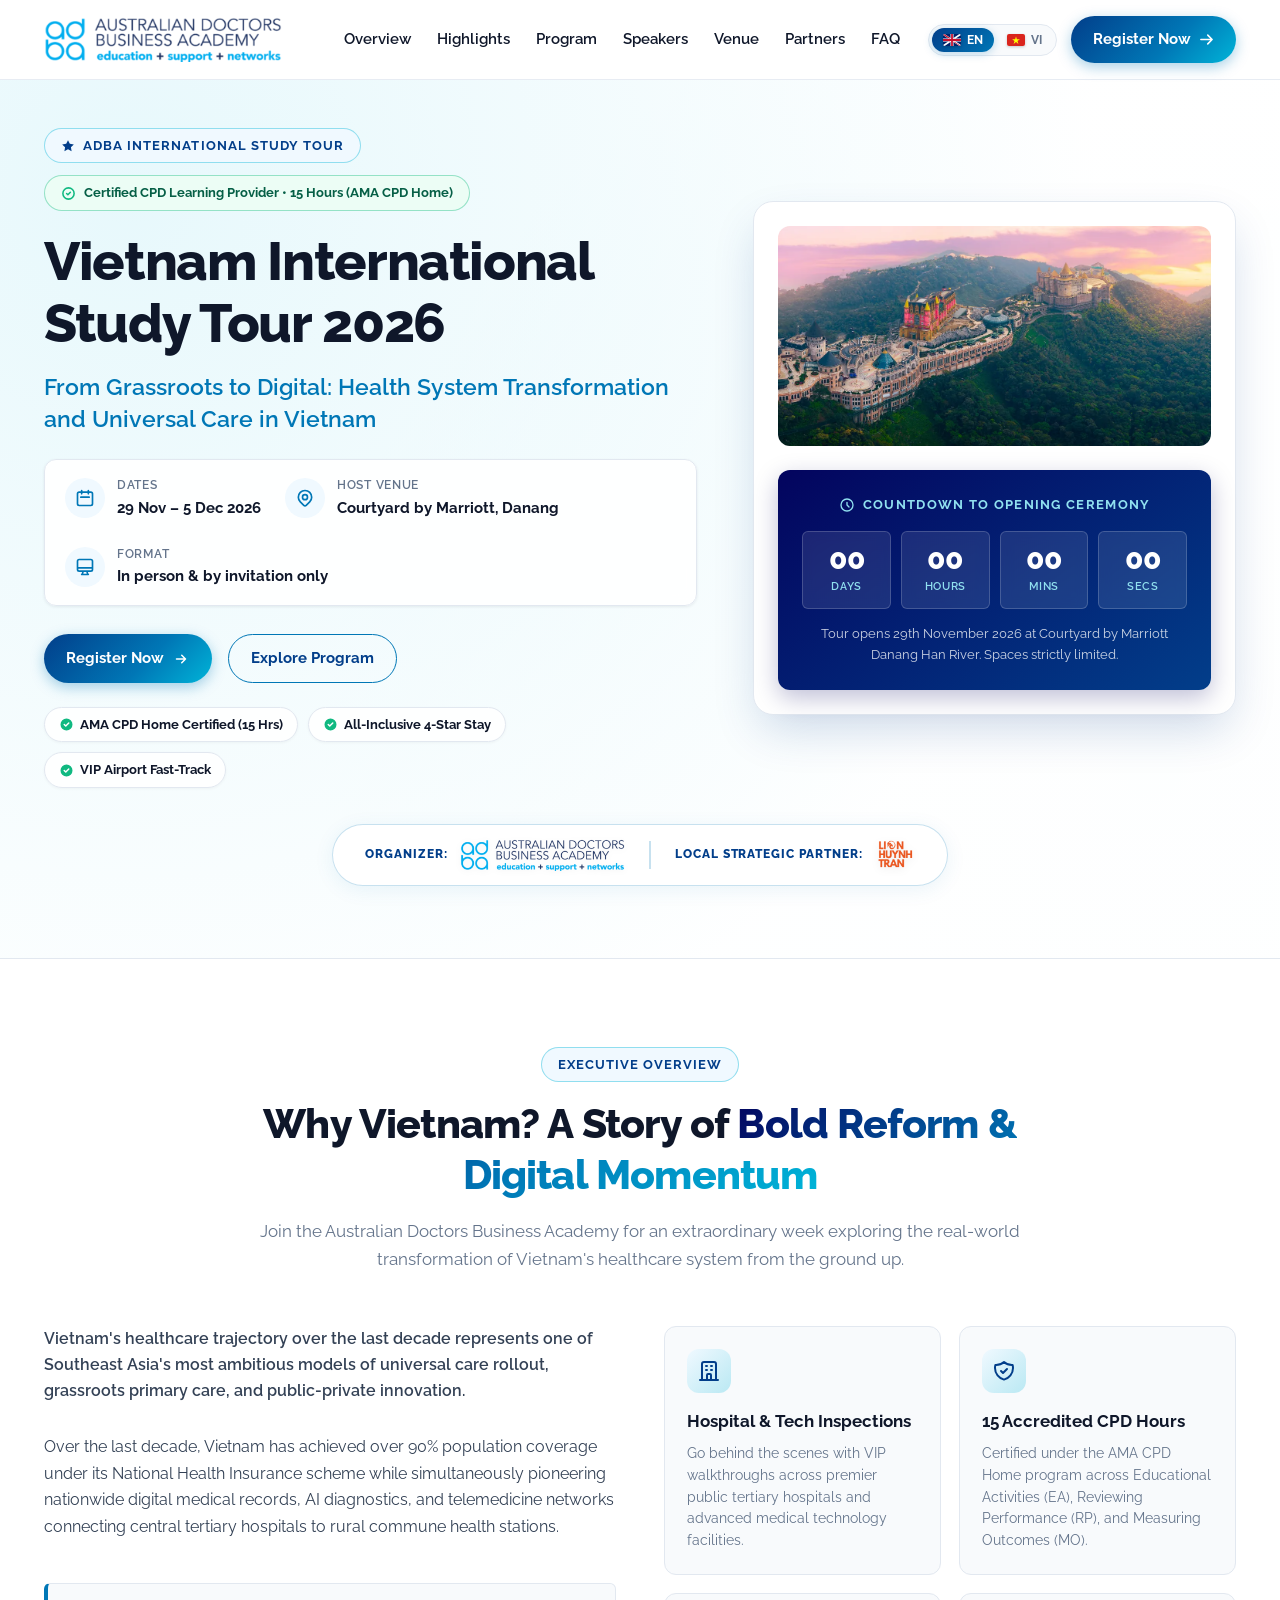
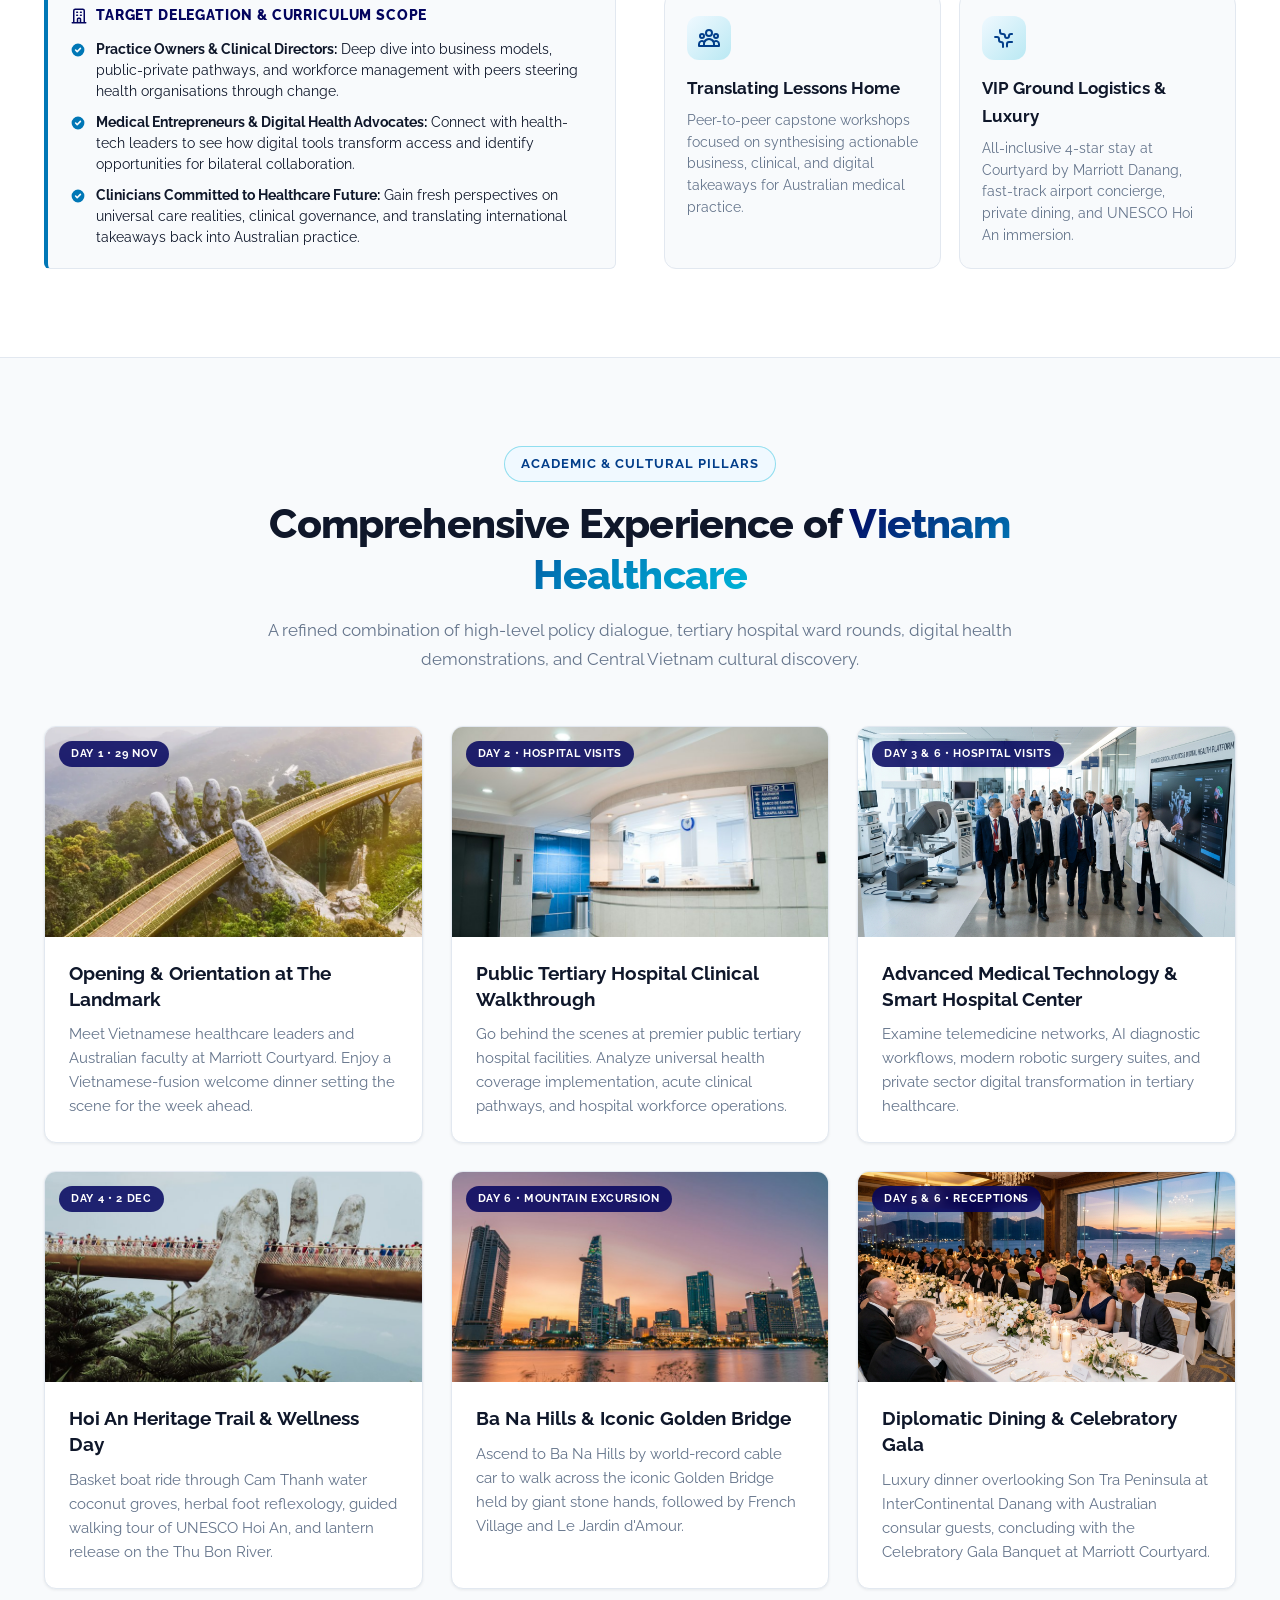
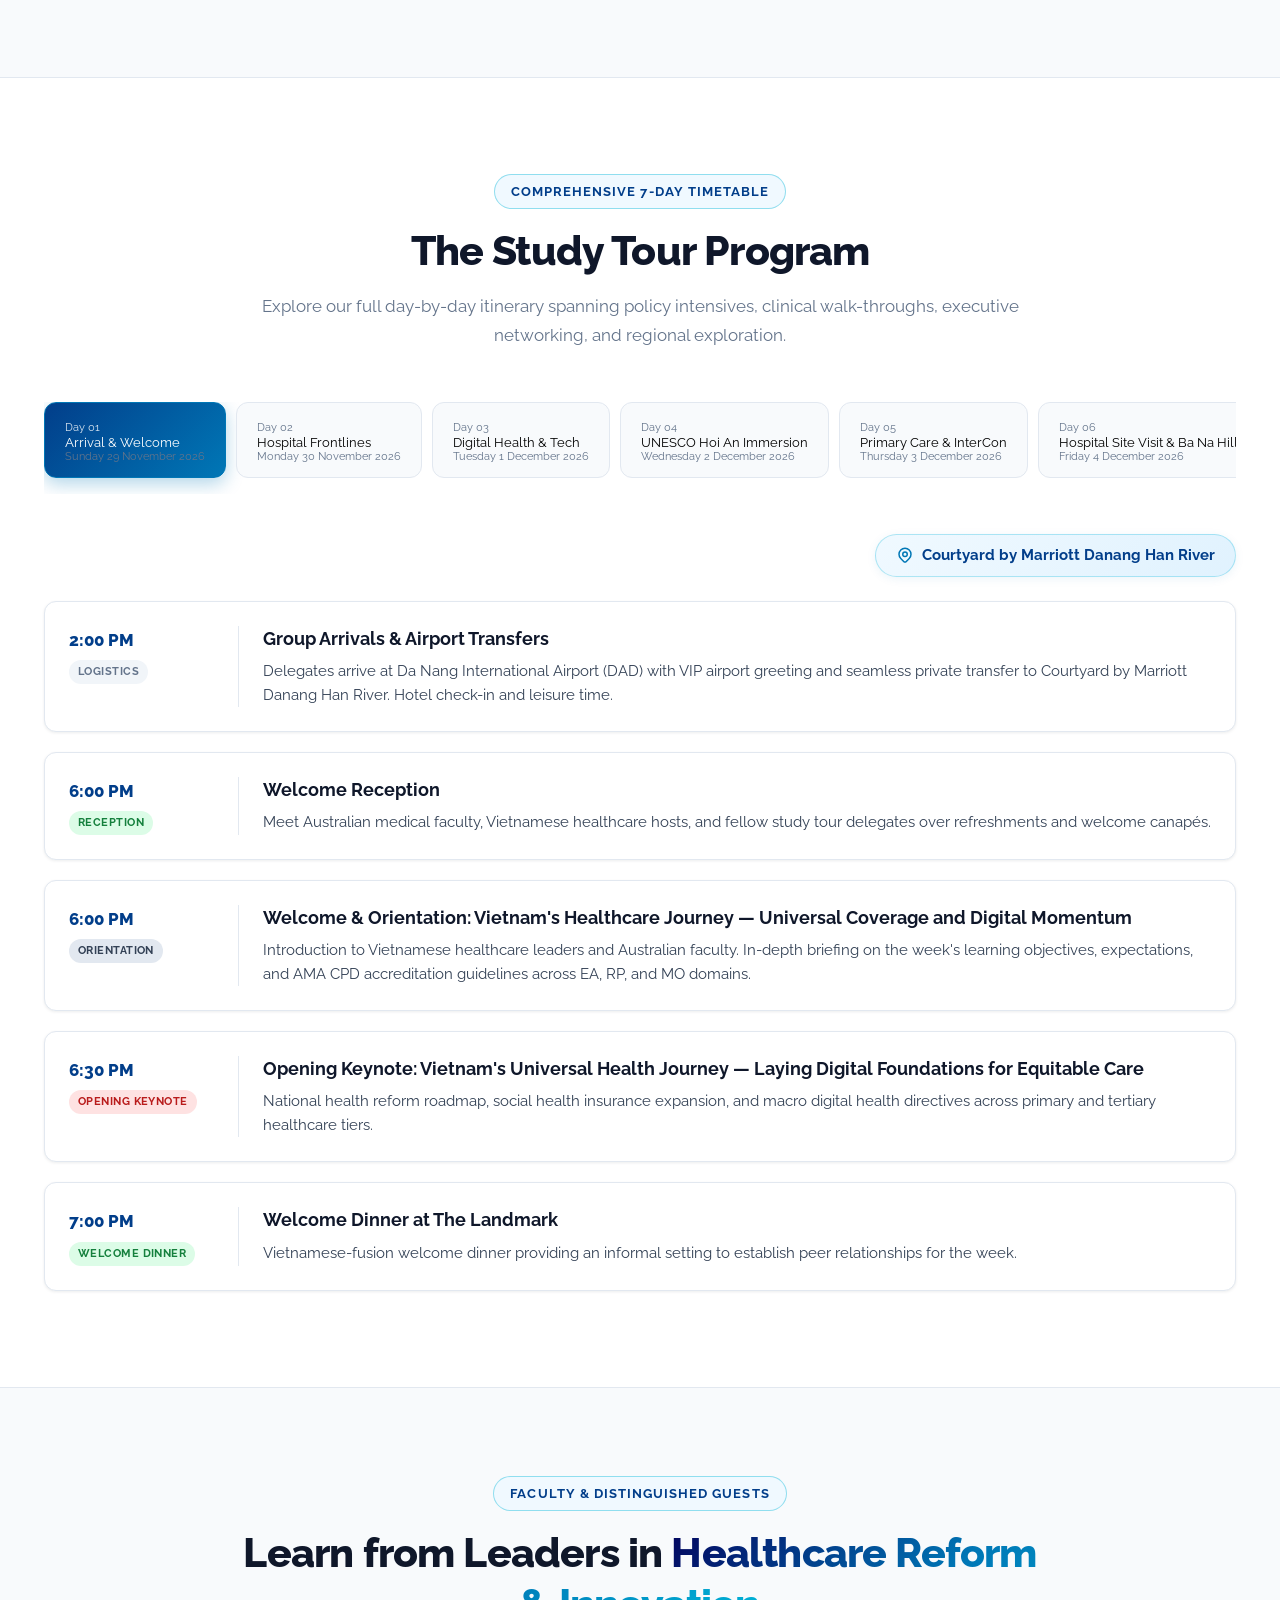
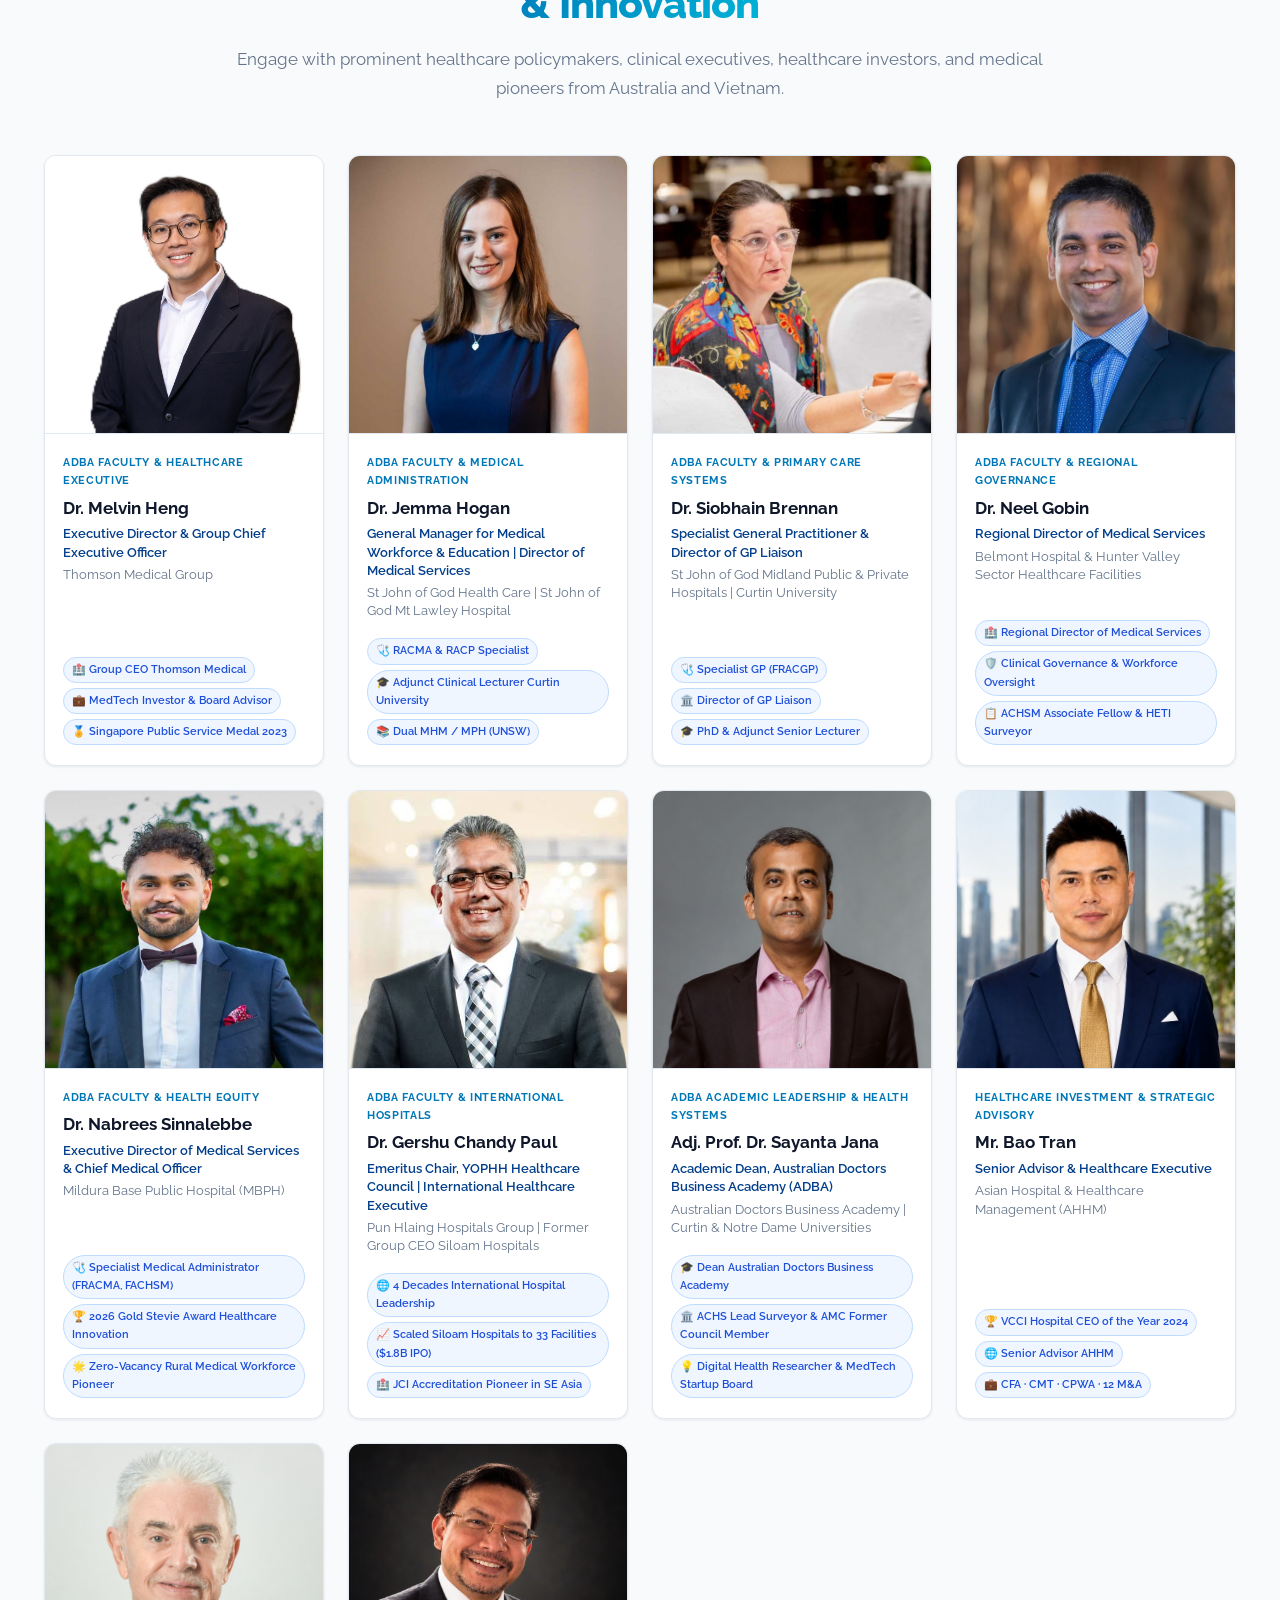
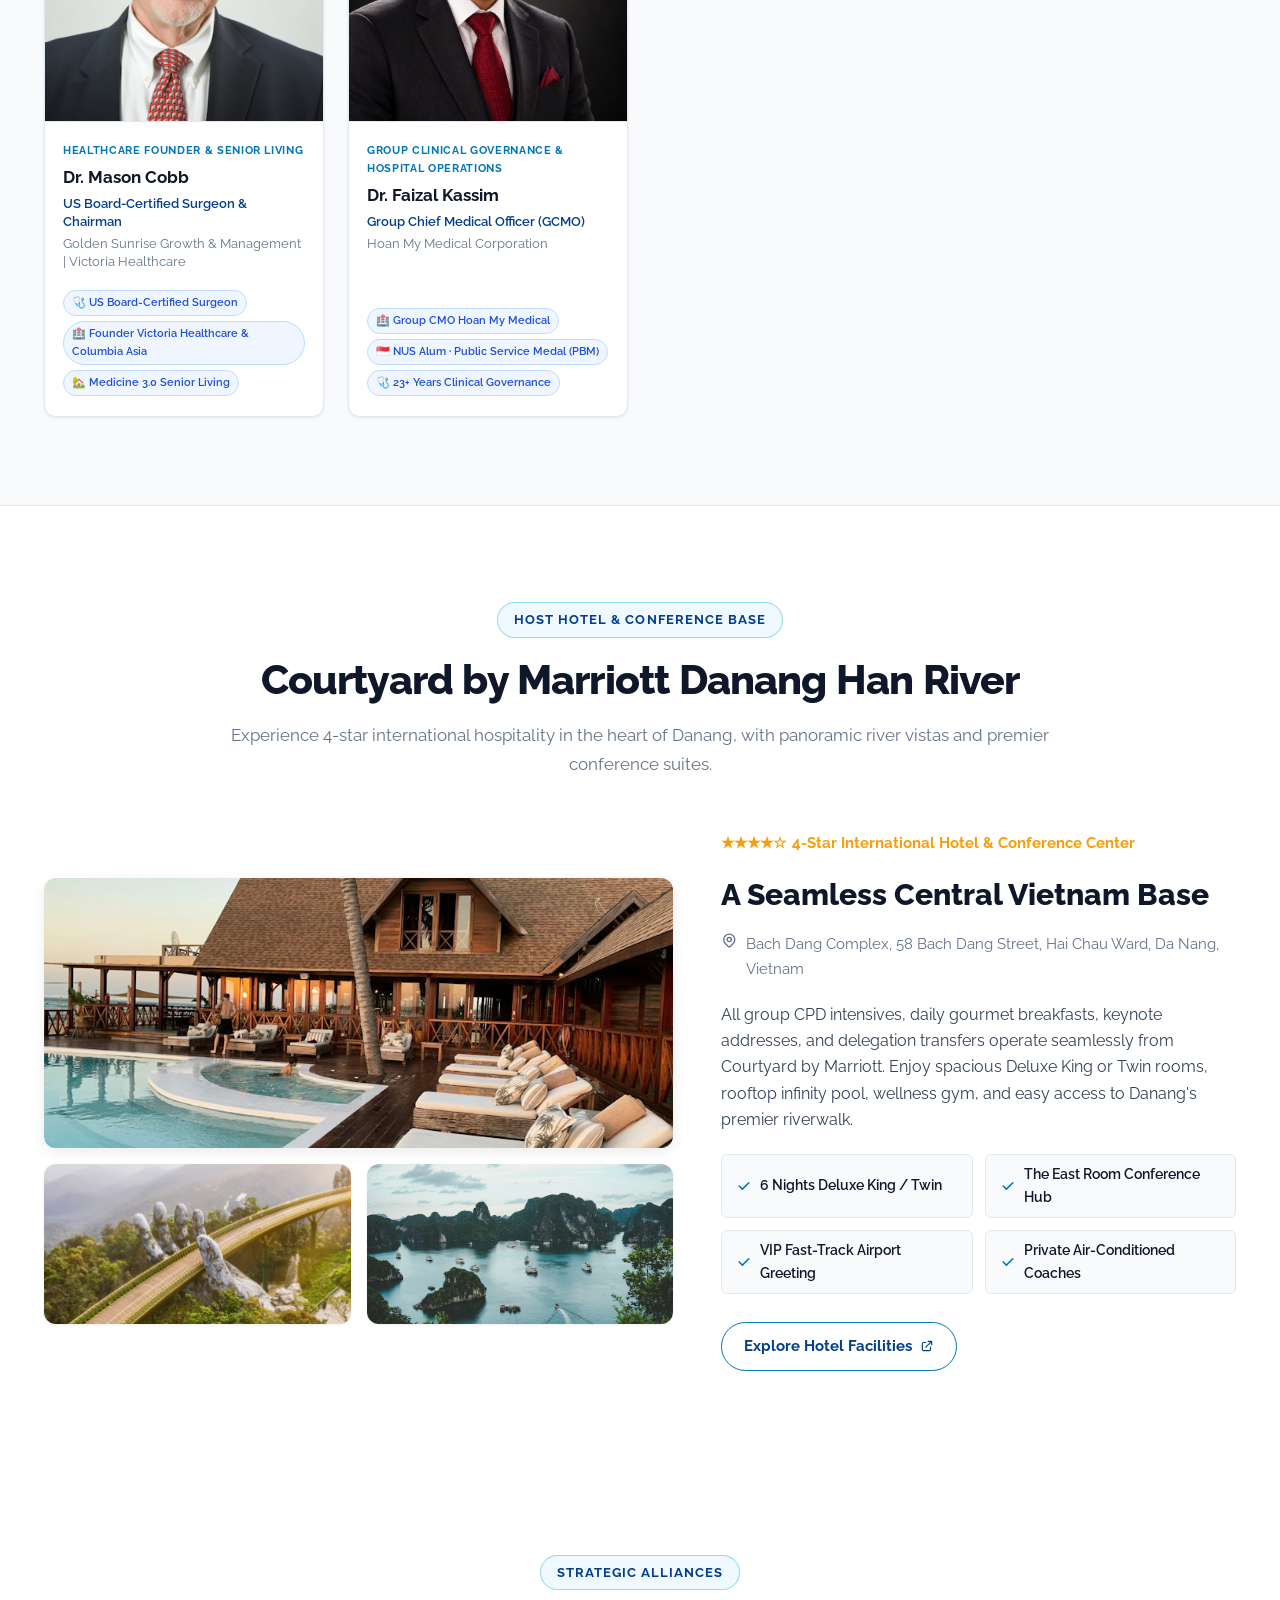
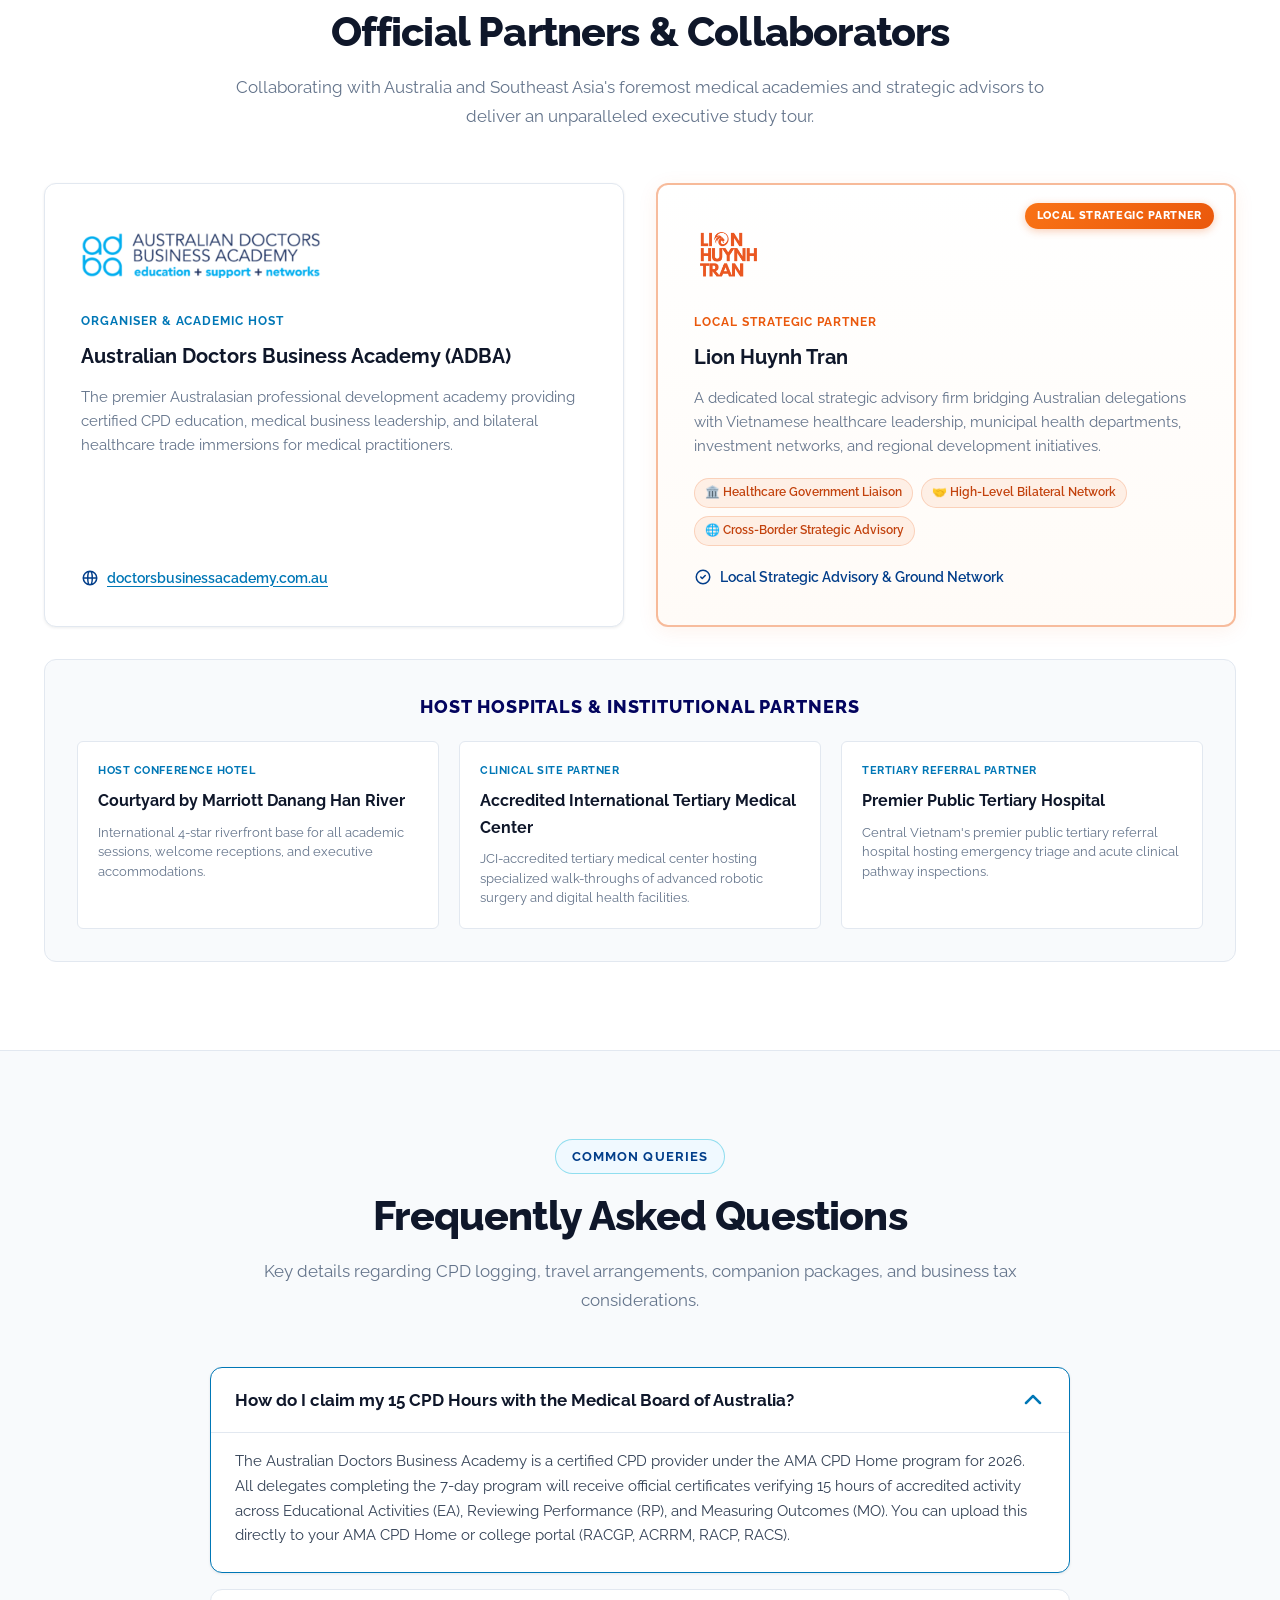
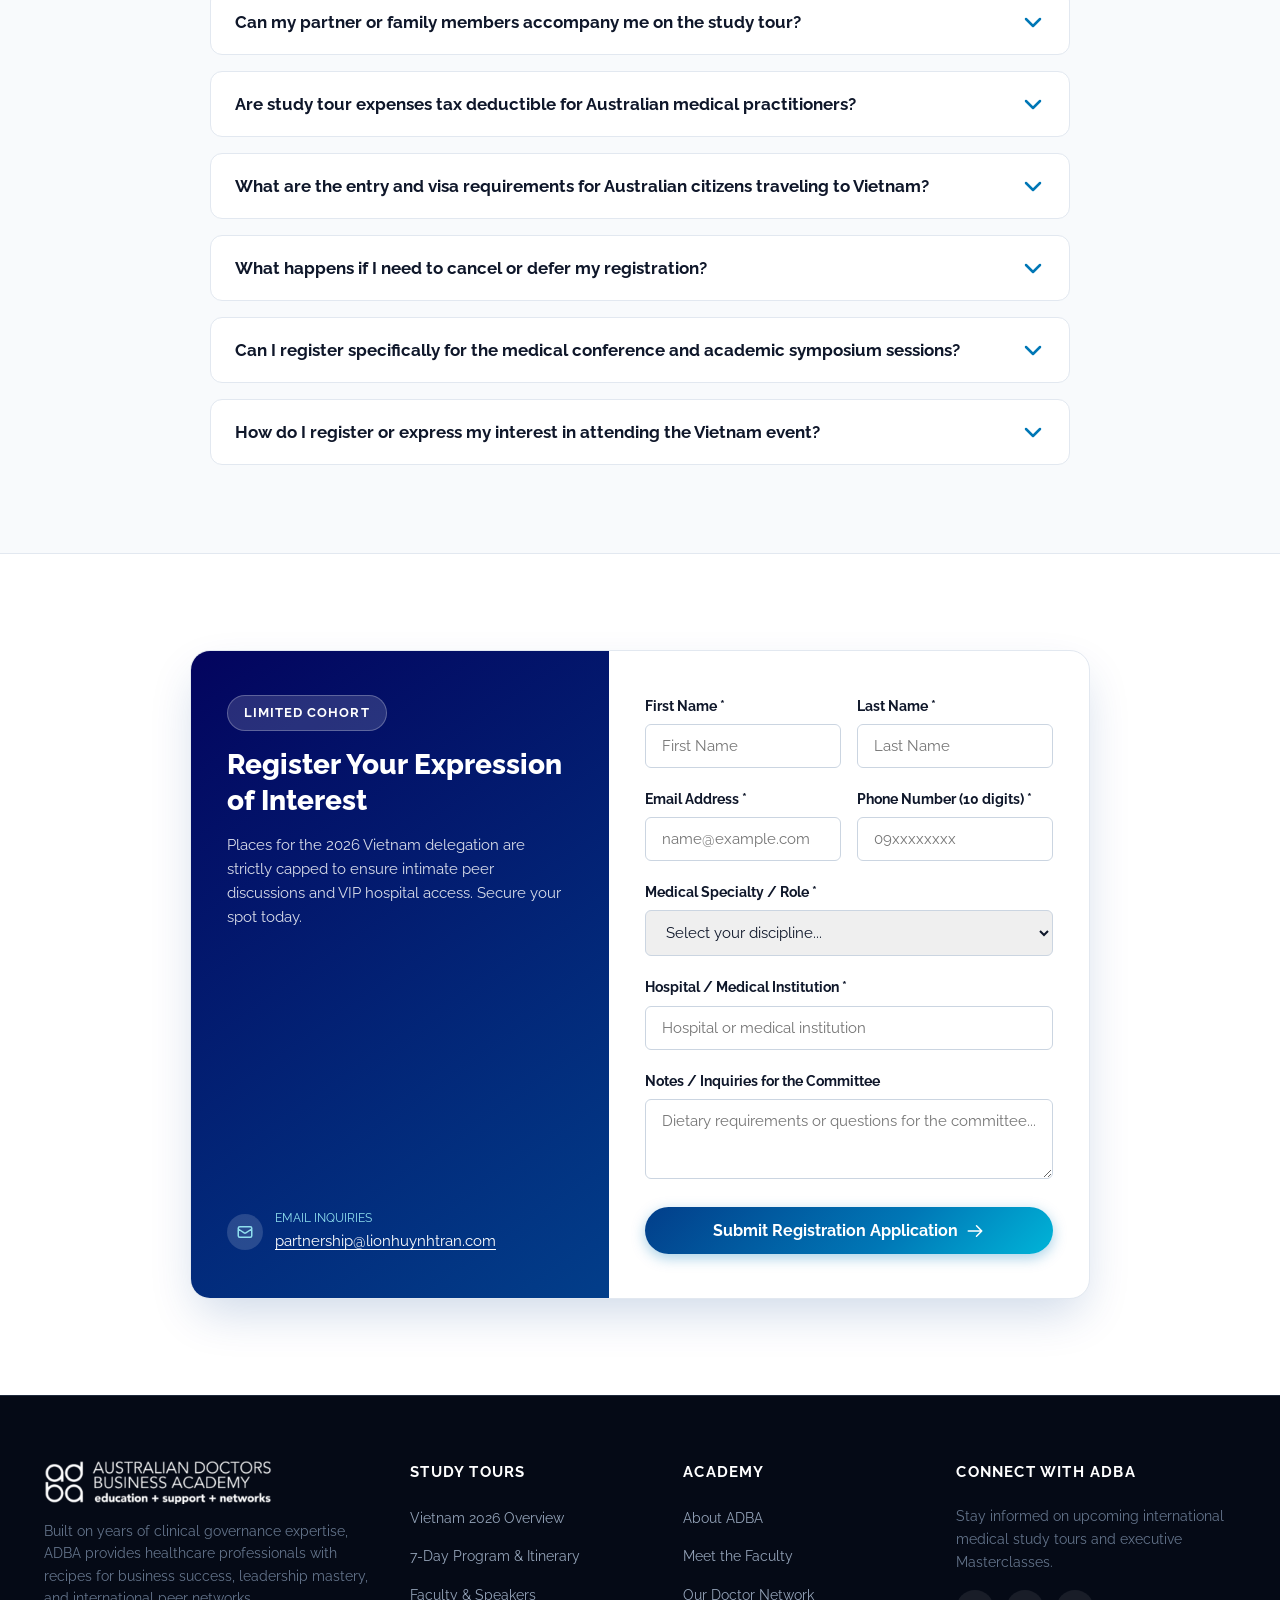
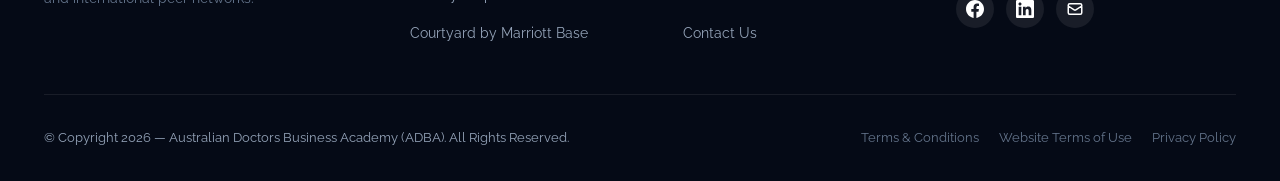
<file: index.html>
<!DOCTYPE html>
<html lang="en">
<head>
  <meta charset="UTF-8">
  <meta name="viewport" content="width=device-width, initial-scale=1.0, viewport-fit=cover">
  <title>Vietnam International Study Tour 2026 — Australian Doctors Business Academy</title>
  <meta name="description" content="Join the Australian Doctors Business Academy for an extraordinary 7-day study tour in Vietnam (29 Nov – 5 Dec 2026). Explore healthcare transformation, digital momentum, and earn 15 accredited CPD hours.">

  <!-- Open Graph / Facebook / Zalo / LinkedIn Sharing -->
  <meta property="og:locale" content="en_US">
  <meta property="og:type" content="website">
  <meta property="og:title" content="Vietnam International Study Tour 2026 — Australian Doctors Business Academy">
  <meta property="og:description" content="From Grassroots to Digital: Health System Transformation and Universal Care in Vietnam. 29 Nov – 5 Dec 2026 at Courtyard by Marriott Danang. 15 AMA CPD Hours.">
  <meta property="og:url" content="https://minhnntrademkt.github.io/vietnam-international-study-tour-2026/">
  <meta property="og:site_name" content="Australian Doctors Business Academy">
  <meta property="og:image" content="https://minhnntrademkt.github.io/vietnam-international-study-tour-2026/assets/images/og-banner.jpg?v=20261021_2308">
  <meta property="og:image:url" content="https://minhnntrademkt.github.io/vietnam-international-study-tour-2026/assets/images/og-banner.jpg?v=20261021_2308">
  <meta property="og:image:secure_url" content="https://minhnntrademkt.github.io/vietnam-international-study-tour-2026/assets/images/og-banner.jpg?v=20261021_2308">
  <meta property="og:image:type" content="image/jpeg">
  <meta property="og:image:width" content="1200">
  <meta property="og:image:height" content="630">
  <meta property="og:image:alt" content="Vietnam International Study Tour 2026 Banner — Australian Doctors Business Academy">
  <link rel="image_src" href="https://minhnntrademkt.github.io/vietnam-international-study-tour-2026/assets/images/og-banner.jpg?v=20261021_2308">

  <!-- Twitter / X Cards -->
  <meta name="twitter:card" content="summary_large_image">
  <meta name="twitter:title" content="Vietnam International Study Tour 2026 — Australian Doctors Business Academy">
  <meta name="twitter:description" content="From Grassroots to Digital: Health System Transformation and Universal Care in Vietnam. 29 Nov – 5 Dec 2026. 15 AMA CPD Hours.">
  <meta name="twitter:image" content="https://minhnntrademkt.github.io/vietnam-international-study-tour-2026/assets/images/og-banner.jpg?v=20261021_2308">

  <!-- Favicon -->
  <link rel="icon" href="assets/images/adba-square-logo.png" type="image/png">

  <!-- Official ADBA Google Font: Raleway -->
  <link rel="preconnect" href="https://fonts.googleapis.com">
  <link rel="preconnect" href="https://fonts.gstatic.com" crossorigin>
  <link href="https://fonts.googleapis.com/css2?family=Raleway:wght@400;500;600;700;800&display=swap" rel="stylesheet">

  <!-- Stylesheet -->
  <link rel="stylesheet" href="styles.css?v=20261024_1141">

  <!-- Bilingual Translations & Speakers Datasets -->
  <script src="translations.js?v=20261024_1141"></script>
  <script src="speakers-data.js?v=20261024_1141"></script>
</head>
<body>

  <!-- ========================================================================
       1. STICKY HEADER & RIGHT-ALIGNED NAVIGATION (ADBA Standard)
       ======================================================================== -->
  <header class="site-header">
    <div class="container header-container">
      <div class="header-logo-wrap">
        <a href="#top" aria-label="Australian Doctors Business Academy Homepage">
          <img src="assets/images/adba-logo.png" alt="Australian Doctors Business Academy" class="header-logo" width="220" height="42">
        </a>
      </div>

      <div class="nav-links-wrap">
        <nav class="nav-links" id="main-nav">
          <a href="#overview" class="nav-item" data-i18n="nav.overview">Overview</a>
          <a href="#highlights" class="nav-item" data-i18n="nav.highlights">Highlights</a>
          <a href="#agenda" class="nav-item" data-i18n="nav.agenda">Program</a>
          <a href="#speakers" class="nav-item" data-i18n="nav.speakers">Speakers</a>
          <a href="#venue" class="nav-item" data-i18n="nav.venue">Venue</a>
          <a href="#partners" class="nav-item" data-i18n="nav.partners">Partners</a>
          <a href="#faq" class="nav-item" data-i18n="nav.faq">FAQ</a>
          <a href="#register" class="btn-primary mobile-menu-cta" data-open-modal>
            <span data-i18n="nav.book_now">Register Now</span>
            <svg width="15" height="15" fill="none" stroke="currentColor" viewBox="0 0 24 24"><path stroke-linecap="round" stroke-linejoin="round" stroke-width="2.5" d="M14 5l7 7m0 0l-7 7m7-7H3"/></svg>
          </a>
        </nav>

        <div class="header-actions">
          <!-- Bilingual Language Switcher -->
          <div class="lang-switcher" id="lang-switcher" aria-label="Language Selector">
            <button type="button" class="lang-btn active" data-lang="en" aria-label="English">
              <span class="lang-flag">
                <svg class="lang-flag-svg" width="18" height="12" viewBox="0 0 60 40" aria-hidden="true">
                  <clipPath id="uk-clip"><path d="M0,0 v40 h60 v-40 z"/></clipPath>
                  <clipPath id="uk-diag"><path d="M30,20 L60,40 H50 L20,20 H0 V10 L30,30 V40 H40 L10,20 H0 V0 H10 L40,20 H60 V30 L30,10 z"/></clipPath>
                  <g clip-path="url(#uk-clip)">
                    <path d="M0,0 v40 h60 v-40 z" fill="#012169"/>
                    <path d="M0,0 L60,40 M60,0 L0,40" stroke="#fff" stroke-width="6"/>
                    <path d="M0,0 L60,40 M60,0 L0,40" stroke="#C8102E" stroke-width="4" clip-path="url(#uk-diag)"/>
                    <path d="M30,0 v40 M0,20 h60" stroke="#fff" stroke-width="10"/>
                    <path d="M30,0 v40 M0,20 h60" stroke="#C8102E" stroke-width="6"/>
                  </g>
                </svg>
              </span>
              <span class="lang-code">EN</span>
            </button>
            <button type="button" class="lang-btn" data-lang="vi" aria-label="Tiếng Việt">
              <span class="lang-flag">
                <svg class="lang-flag-svg" width="18" height="12" viewBox="0 0 30 20" aria-hidden="true">
                  <rect width="30" height="20" fill="#DA251D"/>
                  <polygon points="15,4 16.5,8.8 21.5,8.8 17.5,11.8 19,16.5 15,13.5 11,16.5 12.5,11.8 8.5,8.8 13.5,8.8" fill="#FF0"/>
                </svg>
              </span>
              <span class="lang-code">VI</span>
            </button>
          </div>

          <a href="#register" class="btn-primary" data-open-modal>
            <span data-i18n="nav.book_now">Register Now</span>
            <svg width="15" height="15" fill="none" stroke="currentColor" viewBox="0 0 24 24"><path stroke-linecap="round" stroke-linejoin="round" stroke-width="2.5" d="M14 5l7 7m0 0l-7 7m7-7H3"/></svg>
          </a>
          <button class="mobile-menu-btn" aria-label="Toggle navigation menu">
            <span></span>
            <span></span>
            <span></span>
          </button>
        </div>
      </div>
    </div>
  </header>

  <!-- ========================================================================
       2. HERO SECTION & LIVE COUNTDOWN
       ======================================================================== -->
  <section class="hero-section" id="top">
    <div class="container hero-grid">
      <div class="hero-content">
        <div class="hero-badge-wrap">
          <div class="hero-subtitle-tag">
            <svg width="14" height="14" fill="currentColor" viewBox="0 0 24 24"><path d="M12 2L15.09 8.26L22 9.27L17 14.14L18.18 21.02L12 17.77L5.82 21.02L7 14.14L2 9.27L8.91 8.26L12 2Z"/></svg>
            <span data-i18n="hero.badge_tour">ADBA International Study Tour</span>
          </div>
          <div class="cpd-pill">
            <svg width="15" height="15" fill="none" stroke="currentColor" viewBox="0 0 24 24"><path stroke-linecap="round" stroke-linejoin="round" stroke-width="2.5" d="M9 12l2 2 4-4m6 2a9 9 0 11-18 0 9 9 0 0118 0z"/></svg>
            <span data-i18n="hero.badge_cpd">Certified CPD Learning Provider • 15 Hours (AMA CPD Home)</span>
          </div>
        </div>

        <h1 class="hero-title" data-i18n="hero.title">Vietnam International Study Tour 2026</h1>
        <p class="hero-theme" data-i18n="hero.theme">From Grassroots to Digital: Health System Transformation and Universal Care in Vietnam</p>

        <div class="hero-meta-card">
          <div class="meta-item">
            <div class="meta-icon">
              <svg width="20" height="20" fill="none" stroke="currentColor" viewBox="0 0 24 24"><path stroke-linecap="round" stroke-linejoin="round" stroke-width="2" d="M8 7V3m8 4V3m-9 8h10M5 21h14a2 2 0 002-2V7a2 2 0 00-2-2H5a2 2 0 00-2 2v12a2 2 0 002 2z"/></svg>
            </div>
            <div>
              <div class="meta-text-title" data-i18n="hero.meta_dates_title">Dates</div>
              <div class="meta-text-val" data-i18n="hero.meta_dates_val">29 Nov – 5 Dec 2026</div>
            </div>
          </div>

          <div class="meta-item">
            <div class="meta-icon">
              <svg width="20" height="20" fill="none" stroke="currentColor" viewBox="0 0 24 24"><path stroke-linecap="round" stroke-linejoin="round" stroke-width="2" d="M17.657 16.657L13.414 20.9a1.998 1.998 0 01-2.827 0l-4.244-4.243a8 8 0 1111.314 0z"/><path stroke-linecap="round" stroke-linejoin="round" stroke-width="2" d="M15 11a3 3 0 11-6 0 3 3 0 016 0z"/></svg>
            </div>
            <div>
              <div class="meta-text-title" data-i18n="hero.meta_venue_title">Host Venue</div>
              <div class="meta-text-val" data-i18n="hero.meta_venue_val">Courtyard by Marriott, Danang</div>
            </div>
          </div>

          <div class="meta-item">
            <div class="meta-icon">
              <svg width="20" height="20" fill="none" stroke="currentColor" viewBox="0 0 24 24"><path stroke-linecap="round" stroke-linejoin="round" stroke-width="2" d="M9.75 17L9 20l-1 1h8l-1-1-.75-3M3 13h18M5 17h14a2 2 0 002-2V5a2 2 0 00-2-2H5a2 2 0 00-2 2v10a2 2 0 002 2z"/></svg>
            </div>
            <div>
              <div class="meta-text-title" data-i18n="hero.meta_format_title">Format</div>
              <div class="meta-text-val" data-i18n="hero.meta_format_val">In person & by invitation only</div>
            </div>
          </div>
        </div>

        <div class="hero-actions">
          <a href="#register" class="btn-primary" data-open-modal>
            <span data-i18n="hero.btn_book">Register Now</span>
            <svg width="18" height="18" fill="none" stroke="currentColor" viewBox="0 0 24 24"><path stroke-linecap="round" stroke-linejoin="round" stroke-width="2" d="M13 7l5 5m0 0l-5 5m5-5H6"/></svg>
          </a>
          <a href="#agenda" class="btn-outline">
            <span data-i18n="hero.btn_program">Explore Program</span>
          </a>
        </div>

        <!-- Sleek Trust Badges (No awkward line breaks) -->
        <div class="hero-trust-row">
          <div class="trust-badge-pill">
            <svg width="15" height="15" fill="currentColor" viewBox="0 0 20 20"><path fill-rule="evenodd" d="M10 18a8 8 0 100-16 8 8 0 000 16zm3.707-9.293a1 1 0 00-1.414-1.414L9 10.586 7.707 9.293a1 1 0 00-1.414 1.414l2 2a1 1 0 001.414 0l4-4z" clip-rule="evenodd"/></svg>
            <span data-i18n="hero.trust_cpd">AMA CPD Home Certified (15 Hrs)</span>
          </div>
          <div class="trust-badge-pill">
            <svg width="15" height="15" fill="currentColor" viewBox="0 0 20 20"><path fill-rule="evenodd" d="M10 18a8 8 0 100-16 8 8 0 000 16zm3.707-9.293a1 1 0 00-1.414-1.414L9 10.586 7.707 9.293a1 1 0 00-1.414 1.414l2 2a1 1 0 001.414 0l4-4z" clip-rule="evenodd"/></svg>
            <span data-i18n="hero.trust_hotel">All-Inclusive 4-Star Stay</span>
          </div>
          <div class="trust-badge-pill">
            <svg width="15" height="15" fill="currentColor" viewBox="0 0 20 20"><path fill-rule="evenodd" d="M10 18a8 8 0 100-16 8 8 0 000 16zm3.707-9.293a1 1 0 00-1.414-1.414L9 10.586 7.707 9.293a1 1 0 00-1.414 1.414l2 2a1 1 0 001.414 0l4-4z" clip-rule="evenodd"/></svg>
            <span data-i18n="hero.trust_airport">VIP Airport Fast-Track</span>
          </div>
        </div>
      </div>

      <!-- Hero Right: Banner & Live Countdown -->
      <div class="hero-visual-card">
        <img src="assets/images/hero-banner.webp" alt="Vietnam International Study Tour 2026" class="hero-visual-banner" width="540" height="220">

        <div class="countdown-box">
          <div class="countdown-label">
            <svg width="16" height="16" fill="none" stroke="currentColor" viewBox="0 0 24 24"><path stroke-linecap="round" stroke-linejoin="round" stroke-width="2" d="M12 8v4l3 3m6-3a9 9 0 11-18 0 9 9 0 0118 0z"/></svg>
            <span data-i18n="hero.cd_title">Countdown to Opening Ceremony</span>
          </div>

          <div class="countdown-grid">
            <div class="countdown-slot">
              <div class="countdown-number" id="cd-days">--</div>
              <div class="countdown-unit" data-i18n="hero.cd_days">Days</div>
            </div>
            <div class="countdown-slot">
              <div class="countdown-number" id="cd-hours">--</div>
              <div class="countdown-unit" data-i18n="hero.cd_hours">Hours</div>
            </div>
            <div class="countdown-slot">
              <div class="countdown-number" id="cd-mins">--</div>
              <div class="countdown-unit" data-i18n="hero.cd_mins">Mins</div>
            </div>
            <div class="countdown-slot">
              <div class="countdown-number" id="cd-secs">--</div>
              <div class="countdown-unit" data-i18n="hero.cd_secs">Secs</div>
            </div>
          </div>

          <div class="countdown-status-note" data-i18n="hero.cd_note">
            Tour opens 29th November 2026 at Courtyard by Marriott Danang Han River. Spaces strictly limited.
          </div>
        </div>
      </div>
    </div>

    <!-- Hero Official Partners Capsule (Synchronized with Social Share Banner) -->
    <div class="container hero-partners-container">
      <div class="hero-partners-capsule">
        <div class="hero-partner-item">
          <span class="hero-partner-label" data-i18n="hero.partner_organizer">Organizer:</span>
          <img src="assets/images/adba-logo.png" alt="Australian Doctors Business Academy" class="hero-partner-logo-adba" width="180" height="34">
        </div>

        <div class="hero-partner-divider"></div>

        <div class="hero-partner-item">
          <span class="hero-partner-label" data-i18n="hero.partner_official">Local Strategic Partner:</span>
          <div class="hero-partner-logos-group">
            <img src="assets/images/partners/lion-huynh-tran.png" alt="Lion Huynh Tran - Local Strategic Partner" class="hero-partner-logo-lion" width="140" height="40">
          </div>
        </div>
      </div>
    </div>
  </section>

  <!-- ========================================================================
       3. EXECUTIVE OVERVIEW (Balanced 2-Column Layout)
       ======================================================================== -->
  <section class="overview-section" id="overview">
    <div class="container">
      <div class="section-header">
        <span class="section-tag" data-i18n="overview.tag">Executive Overview</span>
        <h2 class="section-title" data-i18n="overview.title" data-i18n-html="true">Why Vietnam? A Story of <span class="text-gradient">Bold Reform & Digital Momentum</span></h2>
        <p class="section-desc" data-i18n="overview.desc">Join the Australian Doctors Business Academy for an extraordinary week exploring the real-world transformation of Vietnam's healthcare system from the ground up.</p>
      </div>

      <div class="overview-grid">
        <div class="overview-content">
          <p class="lead-p" data-i18n="overview.lead">Vietnam's healthcare trajectory over the last decade represents one of Southeast Asia's most ambitious models of universal care rollout, grassroots primary care, and public-private innovation.</p>
          <p data-i18n="overview.p2">Over the last decade, Vietnam has achieved over 90% population coverage under its National Health Insurance scheme while simultaneously pioneering nationwide digital medical records, AI diagnostics, and telemedicine networks connecting central tertiary hospitals to rural commune health stations.</p>
          
          <!-- Balanced Target Delegation & Curriculum Box -->
          <div class="overview-delegation-box">
            <div class="overview-delegation-title">
              <svg width="18" height="18" fill="none" stroke="currentColor" viewBox="0 0 24 24"><path stroke-linecap="round" stroke-linejoin="round" stroke-width="2" d="M19 21V5a2 2 0 00-2-2H7a2 2 0 00-2 2v16m14 0h2m-2 0h-5m-9 0H3m2 0h5M9 7h1m-1 4h1m4-4h1m-1 4h1m-5 10v-5a1 1 0 011-1h2a1 1 0 011 1v5m-4 0h4"/></svg>
              <span data-i18n="overview.delegation_title">Target Delegation & Curriculum Scope</span>
            </div>
            <div class="delegation-item">
              <svg width="16" height="16" fill="currentColor" viewBox="0 0 20 20"><path fill-rule="evenodd" d="M10 18a8 8 0 100-16 8 8 0 000 16zm3.707-9.293a1 1 0 00-1.414-1.414L9 10.586 7.707 9.293a1 1 0 00-1.414 1.414l2 2a1 1 0 001.414 0l4-4z" clip-rule="evenodd"/></svg>
              <div data-i18n="overview.delegation_1" data-i18n-html="true"><strong>Practice Owners & Clinical Directors:</strong> Deep dive into business models, public-private pathways, and workforce management with peers steering health organisations through change.</div>
            </div>
            <div class="delegation-item">
              <svg width="16" height="16" fill="currentColor" viewBox="0 0 20 20"><path fill-rule="evenodd" d="M10 18a8 8 0 100-16 8 8 0 000 16zm3.707-9.293a1 1 0 00-1.414-1.414L9 10.586 7.707 9.293a1 1 0 00-1.414 1.414l2 2a1 1 0 001.414 0l4-4z" clip-rule="evenodd"/></svg>
              <div data-i18n="overview.delegation_2" data-i18n-html="true"><strong>Medical Entrepreneurs & Digital Health Advocates:</strong> Connect with health-tech leaders to see how digital tools transform access and identify opportunities for bilateral collaboration.</div>
            </div>
            <div class="delegation-item">
              <svg width="16" height="16" fill="currentColor" viewBox="0 0 20 20"><path fill-rule="evenodd" d="M10 18a8 8 0 100-16 8 8 0 000 16zm3.707-9.293a1 1 0 00-1.414-1.414L9 10.586 7.707 9.293a1 1 0 00-1.414 1.414l2 2a1 1 0 001.414 0l4-4z" clip-rule="evenodd"/></svg>
              <div data-i18n="overview.delegation_3" data-i18n-html="true"><strong>Clinicians Committed to Healthcare Future:</strong> Gain fresh perspectives on universal care realities, clinical governance, and translating international takeaways back into Australian practice.</div>
            </div>
          </div>
        </div>

        <div class="value-cards-grid">
          <div class="value-card">
            <div class="value-card-icon">
              <svg width="24" height="24" fill="none" stroke="currentColor" viewBox="0 0 24 24"><path stroke-linecap="round" stroke-linejoin="round" stroke-width="2" d="M19 21V5a2 2 0 00-2-2H7a2 2 0 00-2 2v16m14 0h2m-2 0h-5m-9 0H3m2 0h5M9 7h1m-1 4h1m4-4h1m-1 4h1m-5 10v-5a1 1 0 011-1h2a1 1 0 011 1v5m-4 0h4"/></svg>
            </div>
            <h3 data-i18n="overview.card1_title">Hospital & Tech Inspections</h3>
            <p data-i18n="overview.card1_desc">Go behind the scenes with VIP walkthroughs across premier public tertiary hospitals and advanced medical technology facilities.</p>
          </div>

          <div class="value-card">
            <div class="value-card-icon">
              <svg width="24" height="24" fill="none" stroke="currentColor" viewBox="0 0 24 24"><path stroke-linecap="round" stroke-linejoin="round" stroke-width="2" d="M9 12l2 2 4-4m5.618-4.016A11.955 11.955 0 0112 2.944a11.955 11.955 0 01-8.618 3.04A12.02 12.02 0 003 9c0 5.591 3.824 10.29 9 11.622 5.176-1.332 9-6.03 9-11.622 0-1.042-.133-2.052-.382-3.016z"/></svg>
            </div>
            <h3 data-i18n="overview.card2_title">15 Accredited CPD Hours</h3>
            <p data-i18n="overview.card2_desc">Certified under the AMA CPD Home program across Educational Activities (EA), Reviewing Performance (RP), and Measuring Outcomes (MO).</p>
          </div>

          <div class="value-card">
            <div class="value-card-icon">
              <svg width="24" height="24" fill="none" stroke="currentColor" viewBox="0 0 24 24"><path stroke-linecap="round" stroke-linejoin="round" stroke-width="2" d="M17 20h5v-2a3 3 0 00-5.356-1.857M17 20H7m10 0v-2c0-.656-.126-1.283-.356-1.857M7 20H2v-2a3 3 0 015.356-1.857M7 20v-2c0-.656.126-1.283.356-1.857m0 0a5.002 5.002 0 019.288 0M15 7a3 3 0 11-6 0 3 3 0 016 0zm6 3a2 2 0 11-4 0 2 2 0 014 0zM7 10a2 2 0 11-4 0 2 2 0 014 0z"/></svg>
            </div>
            <h3 data-i18n="overview.card3_title">Translating Lessons Home</h3>
            <p data-i18n="overview.card3_desc">Peer-to-peer capstone workshops focused on synthesising actionable business, clinical, and digital takeaways for Australian medical practice.</p>
          </div>

          <div class="value-card">
            <div class="value-card-icon">
              <svg width="24" height="24" fill="none" stroke="currentColor" viewBox="0 0 24 24"><path stroke-linecap="round" stroke-linejoin="round" stroke-width="2" d="M3.055 11H5a2 2 0 012 2v1a2 2 0 002 2 2 2 0 012 2v2.945M8 3.935V5.5A2.5 2.5 0 0010.5 8h.5a2 2 0 012 2 2 2 0 104 0 2 2 0 012-2h1.064M15 20.488V18a2 2 0 012-2h3.064"/></svg>
            </div>
            <h3 data-i18n="overview.card4_title">VIP Ground Logistics & Luxury</h3>
            <p data-i18n="overview.card4_desc">All-inclusive 4-star stay at Courtyard by Marriott Danang, fast-track airport concierge, private dining, and UNESCO Hoi An immersion.</p>
          </div>
        </div>
      </div>
    </div>
  </section>

  <!-- ========================================================================
       4. TOUR HIGHLIGHTS (Dedicated Real Photos)
       ======================================================================== -->
  <section class="highlights-section" id="highlights">
    <div class="container">
      <div class="section-header">
        <span class="section-tag" data-i18n="highlights.tag">Academic & Cultural Pillars</span>
        <h2 class="section-title" data-i18n="highlights.title" data-i18n-html="true">Comprehensive Experience of <span class="text-gradient">Vietnam Healthcare</span></h2>
        <p class="section-desc" data-i18n="highlights.desc">A refined combination of high-level policy dialogue, tertiary hospital ward rounds, digital health demonstrations, and Central Vietnam cultural discovery.</p>
      </div>

      <div class="highlights-grid">
        <div class="highlight-card">
          <div class="highlight-img-wrap">
            <img src="assets/images/tour-highlight-1.webp" alt="Opening & Orientation" class="highlight-thumb" width="400" height="210">
            <span class="highlight-badge" data-i18n="highlights.c1_badge">Day 1 • 29 Nov</span>
          </div>
          <div class="highlight-body">
            <h3 class="highlight-title" data-i18n="highlights.c1_title">Opening & Orientation at The Landmark</h3>
            <p class="highlight-desc" data-i18n="highlights.c1_desc">Meet Vietnamese healthcare leaders and Australian faculty at Marriott Courtyard. Enjoy a Vietnamese-fusion welcome dinner setting the scene for the week ahead.</p>
          </div>
        </div>

        <div class="highlight-card">
          <div class="highlight-img-wrap">
            <img src="assets/images/hospital-danang.jpg" alt="Public Tertiary Hospital Clinical Walkthrough" class="highlight-thumb" width="400" height="210">
            <span class="highlight-badge" data-i18n="highlights.c2_badge">Day 2 • Hospital Visits</span>
          </div>
          <div class="highlight-body">
            <h3 class="highlight-title" data-i18n="highlights.c2_title">Public Tertiary Hospital Clinical Walkthrough</h3>
            <p class="highlight-desc" data-i18n="highlights.c2_desc">Go behind the scenes at premier public tertiary hospital facilities. Analyze universal health coverage implementation, acute clinical pathways, and hospital workforce operations.</p>
          </div>
        </div>

        <div class="highlight-card">
          <div class="highlight-img-wrap">
            <img src="assets/images/hospital-site-visit.jpg" alt="Advanced Medical Technology & Smart Hospital Center" class="highlight-thumb" width="400" height="210">
            <span class="highlight-badge" data-i18n="highlights.c3_badge">Day 3 & 6 • Hospital Visits</span>
          </div>
          <div class="highlight-body">
            <h3 class="highlight-title" data-i18n="highlights.c3_title">Advanced Medical Technology & Smart Hospital Center</h3>
            <p class="highlight-desc" data-i18n="highlights.c3_desc">Examine telemedicine networks, AI diagnostic workflows, modern robotic surgery suites, and private sector digital transformation in tertiary healthcare.</p>
          </div>
        </div>

        <div class="highlight-card">
          <div class="highlight-img-wrap">
            <img src="assets/images/hoian-heritage.jpg" alt="Hoi An Ancient Town" class="highlight-thumb" width="400" height="210">
            <span class="highlight-badge" data-i18n="highlights.c4_badge">Day 4 • 2 Dec</span>
          </div>
          <div class="highlight-body">
            <h3 class="highlight-title" data-i18n="highlights.c4_title">Hoi An Heritage Trail & Wellness Day</h3>
            <p class="highlight-desc" data-i18n="highlights.c4_desc">Basket boat ride through Cam Thanh water coconut groves, herbal foot reflexology, guided walking tour of UNESCO Hoi An, and lantern release on the Thu Bon River.</p>
          </div>
        </div>

        <div class="highlight-card">
          <div class="highlight-img-wrap">
            <img src="assets/images/golden-bridge.jpg" alt="Golden Bridge Ba Na Hills" class="highlight-thumb" width="400" height="210">
            <span class="highlight-badge" data-i18n="highlights.c5_badge">Day 6 • Mountain Excursion</span>
          </div>
          <div class="highlight-body">
            <h3 class="highlight-title" data-i18n="highlights.c5_title">Ba Na Hills & Iconic Golden Bridge</h3>
            <p class="highlight-desc" data-i18n="highlights.c5_desc">Ascend to Ba Na Hills by world-record cable car to walk across the iconic Golden Bridge held by giant stone hands, followed by French Village and Le Jardin d'Amour.</p>
          </div>
        </div>

        <div class="highlight-card">
          <div class="highlight-img-wrap">
            <img src="assets/images/intercontinental-sontra.jpg" alt="Diplomatic Dining & Celebratory Gala" class="highlight-thumb" width="400" height="210">
            <span class="highlight-badge" data-i18n="highlights.c6_badge">Day 5 & 6 • Receptions</span>
          </div>
          <div class="highlight-body">
            <h3 class="highlight-title" data-i18n="highlights.c6_title">Diplomatic Dining & Celebratory Gala</h3>
            <p class="highlight-desc" data-i18n="highlights.c6_desc">Luxury dinner overlooking Son Tra Peninsula at InterContinental Danang with Australian consular guests, concluding with the Celebratory Gala Banquet at Marriott Courtyard.</p>
          </div>
        </div>
      </div>
    </div>
  </section>

  <!-- ========================================================================
       5. INTERACTIVE 7-DAY AGENDA
       ======================================================================== -->
  <section class="agenda-section" id="agenda">
    <div class="container">
      <div class="section-header">
        <span class="section-tag" data-i18n="agenda.tag">Comprehensive 7-Day Timetable</span>
        <h2 class="section-title" data-i18n="agenda.title">The Study Tour Program</h2>
        <p class="section-desc" data-i18n="agenda.desc">Explore our full day-by-day itinerary spanning policy intensives, clinical walk-throughs, executive networking, and regional exploration.</p>
      </div>

      <!-- Day Navigation Tabs (Generated & Controlled by app.js) -->
      <div class="agenda-tabs-nav" id="agenda-tabs-nav"></div>

      <!-- Active Day Venue Pin -->
      <div class="agenda-day-venue-bar">
        <div class="agenda-day-header-venue" id="agenda-active-day-venue">
          <svg width="18" height="18" fill="none" stroke="currentColor" viewBox="0 0 24 24"><path stroke-linecap="round" stroke-linejoin="round" stroke-width="2" d="M17.657 16.657L13.414 20.9a1.998 1.998 0 01-2.827 0l-4.244-4.243a8 8 0 1111.314 0z"/><path stroke-linecap="round" stroke-linejoin="round" stroke-width="2" d="M15 11a3 3 0 11-6 0 3 3 0 016 0z"/></svg>
          <span>Courtyard by Marriott Danang Han River</span>
        </div>
      </div>

      <!-- Sessions Container -->
      <div class="agenda-sessions-list" id="agenda-sessions-list">
        <!-- Sessions rendered dynamically by app.js from agenda.json -->
      </div>
    </div>
  </section>

  <!-- ========================================================================
       6. SPEAKERS SECTION (16 Official Leaders, Filters, Pop-up Bio Modal)
       ======================================================================== -->
  <section class="speakers-section" id="speakers">
    <div class="container">
      <div class="section-header">
        <span class="section-tag" data-i18n="speakers.tag">Faculty & Distinguished Guests</span>
        <h2 class="section-title" data-i18n="speakers.title" data-i18n-html="true">Learn from Leaders in <span class="text-gradient">Healthcare Reform & Innovation</span></h2>
        <p class="section-desc" data-i18n="speakers.desc">Engage with prominent healthcare policymakers, clinical executives, healthcare investors, and medical pioneers from Australia and Vietnam.</p>
      </div>

      <!-- Dynamic 16 Speakers Grid (Rendered via app.js) -->
      <div class="speakers-grid" id="speakers-dynamic-grid">
        <!-- Rendered dynamically by app.js based on SPEAKERS_DATA -->
      </div>
    </div>
  </section>

  <!-- ========================================================================
       7. VENUE & 4-STAR ACCOMMODATION
       ======================================================================== -->
  <section class="venue-section" id="venue">
    <div class="container">
      <div class="section-header">
        <span class="section-tag" data-i18n="venue.tag">Host Hotel & Conference Base</span>
        <h2 class="section-title" data-i18n="venue.title">Courtyard by Marriott Danang Han River</h2>
        <p class="section-desc" data-i18n="venue.desc">Experience 4-star international hospitality in the heart of Danang, with panoramic river vistas and premier conference suites.</p>
      </div>

      <div class="venue-grid">
        <div class="venue-gallery">
          <img src="assets/images/marriott-danang.jpg" alt="Courtyard by Marriott Danang" class="venue-img-main" width="600" height="270">
          <img src="assets/images/tour-highlight-1.webp" alt="The East Room Conference Hub" class="venue-img-sub" width="300" height="160">
          <img src="assets/images/marble-mountain.jpg" alt="Danang Han River & Marble Mountains" class="venue-img-sub" width="300" height="160">
        </div>

        <div class="venue-info-box">
          <div class="venue-rating">
            <span>★★★★☆</span>
            <span data-i18n="venue.rating">4-Star International Hotel & Conference Center</span>
          </div>

          <h3 data-i18n="venue.subtitle">A Seamless Central Vietnam Base</h3>

          <div class="venue-address">
            <svg width="18" height="18" fill="none" stroke="currentColor" viewBox="0 0 24 24"><path stroke-linecap="round" stroke-linejoin="round" stroke-width="2" d="M17.657 16.657L13.414 20.9a1.998 1.998 0 01-2.827 0l-4.244-4.243a8 8 0 1111.314 0z"/><path stroke-linecap="round" stroke-linejoin="round" stroke-width="2" d="M15 11a3 3 0 11-6 0 3 3 0 016 0z"/></svg>
            <span data-i18n="venue.address">Bach Dang Complex, 58 Bach Dang Street, Hai Chau Ward, Da Nang, Vietnam</span>
          </div>

          <p style="margin-bottom: 20px; color: var(--text-body);" data-i18n="venue.body">All group CPD intensives, daily gourmet breakfasts, keynote addresses, and delegation transfers operate seamlessly from Courtyard by Marriott. Enjoy spacious Deluxe King or Twin rooms, rooftop infinity pool, wellness gym, and easy access to Danang's premier riverwalk.</p>

          <div class="venue-features-list">
            <div class="feature-pill">
              <svg width="16" height="16" fill="currentColor" viewBox="0 0 20 20"><path fill-rule="evenodd" d="M16.707 5.293a1 1 0 010 1.414l-8 8a1 1 0 01-1.414 0l-4-4a1 1 0 011.414-1.414L8 12.586l7.293-7.293a1 1 0 011.414 0z" clip-rule="evenodd"/></svg>
              <span data-i18n="venue.feat_nights">6 Nights Deluxe King / Twin</span>
            </div>
            <div class="feature-pill">
              <svg width="16" height="16" fill="currentColor" viewBox="0 0 20 20"><path fill-rule="evenodd" d="M16.707 5.293a1 1 0 010 1.414l-8 8a1 1 0 01-1.414 0l-4-4a1 1 0 011.414-1.414L8 12.586l7.293-7.293a1 1 0 011.414 0z" clip-rule="evenodd"/></svg>
              <span data-i18n="venue.feat_hub">The East Room Conference Hub</span>
            </div>
            <div class="feature-pill">
              <svg width="16" height="16" fill="currentColor" viewBox="0 0 20 20"><path fill-rule="evenodd" d="M16.707 5.293a1 1 0 010 1.414l-8 8a1 1 0 01-1.414 0l-4-4a1 1 0 011.414-1.414L8 12.586l7.293-7.293a1 1 0 011.414 0z" clip-rule="evenodd"/></svg>
              <span data-i18n="venue.feat_vip">VIP Fast-Track Airport Greeting</span>
            </div>
            <div class="feature-pill">
              <svg width="16" height="16" fill="currentColor" viewBox="0 0 20 20"><path fill-rule="evenodd" d="M16.707 5.293a1 1 0 010 1.414l-8 8a1 1 0 01-1.414 0l-4-4a1 1 0 011.414-1.414L8 12.586l7.293-7.293a1 1 0 011.414 0z" clip-rule="evenodd"/></svg>
              <span data-i18n="venue.feat_coach">Private Air-Conditioned Coaches</span>
            </div>
          </div>

          <a href="https://www.marriott.com/en-us/hotels/dadcy-courtyard-danang-han-river/overview/" target="_blank" rel="noopener" class="btn-outline">
            <span data-i18n="venue.btn_explore">Explore Hotel Facilities</span>
            <svg width="14" height="14" fill="none" stroke="currentColor" viewBox="0 0 24 24"><path stroke-linecap="round" stroke-linejoin="round" stroke-width="2" d="M10 6H6a2 2 0 00-2 2v10a2 2 0 002 2h10a2 2 0 002-2v-4M14 4h6m0 0v6m0-6L10 14"/></svg>
          </a>
        </div>
      </div>
    </div>
  </section>

  <!-- ========================================================================
       8. REGISTRATION & TUITIONS (Temporarily hidden for Vietnam complimentary ticket update)
       ======================================================================== -->
  <!-- 
  <section class="pricing-section" id="pricing">
    <div class="container">
      <div class="section-header">
        <span class="section-tag" data-i18n="pricing.tag">Registration & Tuitions</span>
        <h2 class="section-title" data-i18n="pricing.title">All-Inclusive Study Tour Investment</h2>
        <p class="section-desc" data-i18n="pricing.desc">Comprehensive delegate packages covering 6 nights 4-star accommodation, 15 CPD hours, meals, airport VIP service, and clinical site visits.</p>
      </div>

      <div class="pricing-card-wrap">
        <div class="pricing-card-header">
          <span class="pricing-badge-popular" data-i18n="pricing.popular_badge">Official Rate</span>
          <h3 class="pricing-title" data-i18n="pricing.card_title">Delegate Registration</h3>
          <div class="pricing-amount">$4,500 <span>AUD pp</span></div>
          <div class="pricing-gst-note" data-i18n="pricing.gst_note">Inclusive of 10% Australian GST • Deposit option of $1,000 AUD available</div>
        </div>

        <div class="pricing-body">
          <div class="inclusions-col">
            <h4 class="inclusions-title">
              <svg width="20" height="20" fill="currentColor" viewBox="0 0 20 20"><path fill-rule="evenodd" d="M10 18a8 8 0 100-16 8 8 0 000 16zm3.707-9.293a1 1 0 00-1.414-1.414L9 10.586 7.707 9.293a1 1 0 00-1.414 1.414l2 2a1 1 0 001.414 0l4-4z" clip-rule="evenodd"/></svg>
              <span data-i18n="pricing.inclusions_title">Package Inclusions</span>
            </h4>
            <div class="inclusions-list">
              <div class="inclusion-item">
                <svg width="18" height="18" fill="currentColor" viewBox="0 0 20 20"><path fill-rule="evenodd" d="M16.707 5.293a1 1 0 010 1.414l-8 8a1 1 0 01-1.414 0l-4-4a1 1 0 011.414-1.414L8 12.586l7.293-7.293a1 1 0 011.414 0z" clip-rule="evenodd"/></svg>
                <span data-i18n="pricing.inc_1" data-i18n-html="true"><strong>6 Nights Accommodation</strong>: Courtyard by Marriott Danang Han River (Deluxe King or Twin share).</span>
              </div>
              <div class="inclusion-item">
                <svg width="18" height="18" fill="currentColor" viewBox="0 0 20 20"><path fill-rule="evenodd" d="M16.707 5.293a1 1 0 010 1.414l-8 8a1 1 0 01-1.414 0l-4-4a1 1 0 011.414-1.414L8 12.586l7.293-7.293a1 1 0 011.414 0z" clip-rule="evenodd"/></svg>
                <span data-i18n="pricing.inc_2" data-i18n-html="true"><strong>All Group Meals & Beverages</strong>: Daily buffet breakfasts, networking lunches, coastal seafood dinner, and formal gala banquets.</span>
              </div>
              <div class="inclusion-item">
                <svg width="18" height="18" fill="currentColor" viewBox="0 0 20 20"><path fill-rule="evenodd" d="M16.707 5.293a1 1 0 010 1.414l-8 8a1 1 0 01-1.414 0l-4-4a1 1 0 011.414-1.414L8 12.586l7.293-7.293a1 1 0 011.414 0z" clip-rule="evenodd"/></svg>
                <span data-i18n="pricing.inc_3" data-i18n-html="true"><strong>VIP Airport Fast-Track</strong>: Personalized arrival and departure assistance at Da Nang International Airport.</span>
              </div>
              <div class="inclusion-item">
                <svg width="18" height="18" fill="currentColor" viewBox="0 0 20 20"><path fill-rule="evenodd" d="M16.707 5.293a1 1 0 010 1.414l-8 8a1 1 0 01-1.414 0l-4-4a1 1 0 011.414-1.414L8 12.586l7.293-7.293a1 1 0 011.414 0z" clip-rule="evenodd"/></svg>
                <span data-i18n="pricing.inc_4" data-i18n-html="true"><strong>Ground Transportation</strong>: Private air-conditioned coach transfers for all scheduled tours and hospital inspections.</span>
              </div>
              <div class="inclusion-item">
                <svg width="18" height="18" fill="currentColor" viewBox="0 0 20 20"><path fill-rule="evenodd" d="M16.707 5.293a1 1 0 010 1.414l-8 8a1 1 0 01-1.414 0l-4-4a1 1 0 011.414-1.414L8 12.586l7.293-7.293a1 1 0 011.414 0z" clip-rule="evenodd"/></svg>
                <span data-i18n="pricing.inc_5" data-i18n-html="true"><strong>Site Visits & Cultural Excursions</strong>: Accredited Hospital Walkthroughs, Advanced Medical Tech Center, Hoi An basket boat tour, foot massage, and Ba Na Hills cable car.</span>
              </div>
              <div class="inclusion-item">
                <svg width="18" height="18" fill="currentColor" viewBox="0 0 20 20"><path fill-rule="evenodd" d="M16.707 5.293a1 1 0 010 1.414l-8 8a1 1 0 01-1.414 0l-4-4a1 1 0 011.414-1.414L8 12.586l7.293-7.293a1 1 0 011.414 0z" clip-rule="evenodd"/></svg>
                <span data-i18n="pricing.inc_6" data-i18n-html="true"><strong>15 Accredited CPD Hours</strong>: Full conference registration, materials, and AMA CPD Home conferral documentation across EA, RP, and MO domains.</span>
              </div>
            </div>
          </div>

          <div class="exclusions-col">
            <h4 class="exclusions-title">
              <svg width="20" height="20" fill="currentColor" viewBox="0 0 20 20"><path fill-rule="evenodd" d="M10 18a8 8 0 100-16 8 8 0 000 16zM8.707 7.293a1 1 0 00-1.414 1.414L8.586 10l-1.293 1.293a1 1 0 101.414 1.414L10 11.414l1.293 1.293a1 1 0 001.414-1.414L11.414 10l1.293-1.293a1 1 0 00-1.414-1.414L10 8.586 8.707 7.293z" clip-rule="evenodd"/></svg>
              <span data-i18n="pricing.exclusions_title">Package Exclusions</span>
            </h4>
            <div class="exclusions-list">
              <div class="exclusion-item">
                <svg width="18" height="18" fill="currentColor" viewBox="0 0 20 20"><path fill-rule="evenodd" d="M4.293 4.293a1 1 0 011.414 0L10 8.586l4.293-4.293a1 1 0 111.414 1.414L11.414 10l4.293 4.293a1 1 0 01-1.414 1.414L10 11.414l-4.293 4.293a1 1 0 01-1.414-1.414L8.586 10 4.293 5.707a1 1 0 010-1.414z" clip-rule="evenodd"/></svg>
                <span data-i18n="pricing.exc_1">International airfares to and from Vietnam</span>
              </div>
              <div class="exclusion-item">
                <svg width="18" height="18" fill="currentColor" viewBox="0 0 20 20"><path fill-rule="evenodd" d="M4.293 4.293a1 1 0 011.414 0L10 8.586l4.293-4.293a1 1 0 111.414 1.414L11.414 10l4.293 4.293a1 1 0 01-1.414 1.414L10 11.414l-4.293 4.293a1 1 0 01-1.414-1.414L8.586 10 4.293 5.707a1 1 0 010-1.414z" clip-rule="evenodd"/></svg>
                <span data-i18n="pricing.exc_2">Vietnam electronic visa (e-Visa) fees</span>
              </div>
              <div class="exclusion-item">
                <svg width="18" height="18" fill="currentColor" viewBox="0 0 20 20"><path fill-rule="evenodd" d="M4.293 4.293a1 1 0 011.414 0L10 8.586l4.293-4.293a1 1 0 111.414 1.414L11.414 10l4.293 4.293a1 1 0 01-1.414 1.414L10 11.414l-4.293 4.293a1 1 0 01-1.414-1.414L8.586 10 4.293 5.707a1 1 0 010-1.414z" clip-rule="evenodd"/></svg>
                <span data-i18n="pricing.exc_3">Personal travel and medical insurance</span>
              </div>
              <div class="exclusion-item">
                <svg width="18" height="18" fill="currentColor" viewBox="0 0 20 20"><path fill-rule="evenodd" d="M4.293 4.293a1 1 0 011.414 0L10 8.586l4.293-4.293a1 1 0 111.414 1.414L11.414 10l4.293 4.293a1 1 0 01-1.414 1.414L10 11.414l-4.293 4.293a1 1 0 01-1.414-1.414L8.586 10 4.293 5.707a1 1 0 010-1.414z" clip-rule="evenodd"/></svg>
                <span data-i18n="pricing.exc_4">Optional leisure tours, personal spa therapies, or hotel incidentals</span>
              </div>
            </div>

            <div style="margin-top: 24px; padding: 16px; background: #f8fafc; border-radius: var(--radius-sm); border: 1px solid var(--border-light); font-size: 0.8125rem; color: var(--text-muted);" data-i18n="pricing.partner_note" data-i18n-html="true">
              <strong>Accompanying Partners & Children:</strong> Non-delegate companion and family packages are available on request. Please contact our academic coordinator for custom twin/family room arrangements.
            </div>
          </div>
        </div>

        <div class="pricing-footer-cta">
          <div class="pricing-deposit-callout" data-i18n="pricing.cta_deposit" data-i18n-html="true">
            <strong>Ready to reserve?</strong> Secure your place with a <strong>$1,000 AUD</strong> deposit or complete full registration today.
          </div>
          <button class="btn-primary" data-open-modal>
            <span data-i18n="pricing.btn_register">Register Now</span>
            <svg width="16" height="16" fill="none" stroke="currentColor" viewBox="0 0 24 24"><path stroke-linecap="round" stroke-linejoin="round" stroke-width="2.5" d="M14 5l7 7m0 0l-7 7m7-7H3"/></svg>
          </button>
        </div>
      </div>
    </div>
  </section>
  -->

  <!-- ========================================================================
       9. OFFICIAL PARTNERS & STRATEGIC ALLIANCES
       ======================================================================== -->
  <section class="partners-section" id="partners">
    <div class="container">
      <div class="section-header">
        <span class="section-tag" data-i18n="partners.tag">Strategic Alliances</span>
        <h2 class="section-title" data-i18n="partners.title" data-i18n-html="true">Official Partners & Collaborators</h2>
        <p class="section-desc" data-i18n="partners.desc">Collaborating with Australia and Southeast Asia's foremost medical academies, strategic advisors, and luxury corporate travel leaders to deliver an unparalleled executive study tour.</p>
      </div>

      <!-- Featured Row: Organiser & Local Strategic Partner -->
      <div class="partners-featured-row">
        <!-- Organiser Card -->
        <div class="partner-card">
          <div class="partner-logo-box">
            <img src="assets/images/adba-logo.png" alt="Australian Doctors Business Academy" class="partner-logo" width="220" height="42">
          </div>
          <span class="partner-tag" data-i18n="partners.organiser_tag">Organiser & Academic Host</span>
          <h3 class="partner-title" data-i18n="partners.organiser_title">Australian Doctors Business Academy (ADBA)</h3>
          <p class="partner-desc" data-i18n="partners.organiser_desc">The premier Australasian professional development academy providing certified CPD education, medical business leadership, and bilateral healthcare trade immersions for medical practitioners.</p>
          <div class="partner-contact-row">
            <svg width="18" height="18" fill="none" stroke="currentColor" viewBox="0 0 24 24"><path stroke-linecap="round" stroke-linejoin="round" stroke-width="2" d="M21 12a9 9 0 01-9 9m9-9a9 9 0 00-9-9m9 9H3m9 9a9 9 0 01-9-9m9 9c1.657 0 3-4.03 3-9s-1.343-9-3-9m0 18c-1.657 0-3-4.03-3-9s1.343-9 3-9m-9 9a9 9 0 019-9"/></svg>
            <a href="https://doctorsbusinessacademy.com.au/" target="_blank" rel="noopener">doctorsbusinessacademy.com.au</a>
          </div>
        </div>

        <!-- Local Strategic Partner: Lion Huynh Tran -->
        <div class="partner-card partner-card-strategic">
          <span class="partner-strategic-badge-top" data-i18n="partners.local_strategic_tag">Local Strategic Partner</span>
          <div class="partner-logo-box">
            <img src="assets/images/partners/lion-huynh-tran.png" alt="Lion Huynh Tran - Local Strategic Partner" class="partner-logo partner-logo-lion" width="160" height="68">
          </div>
          <span class="partner-tag partner-tag-orange" data-i18n="partners.local_strategic_tag">Local Strategic Partner</span>
          <h3 class="partner-title" data-i18n="partners.local_strategic_title">Lion Huynh Tran</h3>
          <p class="partner-desc" data-i18n="partners.local_strategic_desc">A dedicated local strategic advisory firm bridging Australian delegations with Vietnamese healthcare leadership, municipal health departments, investment networks, and regional development initiatives.</p>
          <div class="partner-highlights-row">
            <span class="partner-highlight-pill">🏛️ Healthcare Government Liaison</span>
            <span class="partner-highlight-pill">🤝 High-Level Bilateral Network</span>
            <span class="partner-highlight-pill">🌐 Cross-Border Strategic Advisory</span>
          </div>
          <div class="partner-contact-row">
            <svg width="18" height="18" fill="none" stroke="currentColor" viewBox="0 0 24 24"><path stroke-linecap="round" stroke-linejoin="round" stroke-width="2" d="M9 12l2 2 4-4m6 2a9 9 0 11-18 0 9 9 0 0118 0z"/></svg>
            <span data-i18n="partners.local_strategic_badge">Local Strategic Advisory & Ground Network</span>
          </div>
        </div>
      </div>



      <!-- Clinical & Venue Collaboration Grid -->
      <div class="partner-hospitals-box">
        <h4 class="partner-hospitals-title" data-i18n="partners.hospital_collab_title">Host Hospitals & Institutional Partners</h4>
        <div class="hospitals-grid">
          <div class="hospital-collab-card">
            <span class="hospital-badge" data-i18n="partners.hosp1_badge">Host Conference Hotel</span>
            <h5 class="hospital-name" data-i18n="partners.hosp1_name">Courtyard by Marriott Danang Han River</h5>
            <p class="hospital-role-desc" data-i18n="partners.hosp1_desc">International 4-star riverfront base for all academic sessions, welcome receptions, and executive accommodations.</p>
          </div>
          <div class="hospital-collab-card">
            <span class="hospital-badge" data-i18n="partners.hosp2_badge">Clinical Site Partner</span>
            <h5 class="hospital-name" data-i18n="partners.hosp2_name">Accredited International Tertiary Medical Center</h5>
            <p class="hospital-role-desc" data-i18n="partners.hosp2_desc">JCI-accredited tertiary medical center hosting specialized walk-throughs of advanced robotic surgery and digital health facilities.</p>
          </div>
          <div class="hospital-collab-card">
            <span class="hospital-badge" data-i18n="partners.hosp3_badge">Tertiary Referral Partner</span>
            <h5 class="hospital-name" data-i18n="partners.hosp3_name">Premier Public Tertiary Hospital</h5>
            <p class="hospital-role-desc" data-i18n="partners.hosp3_desc">Central Vietnam's premier public tertiary referral hospital hosting emergency triage and acute clinical pathway inspections.</p>
          </div>
        </div>
      </div>
    </div>
  </section>

  <!-- ========================================================================
       10. FAQ ACCORDION
       ======================================================================== -->
  <section class="faq-section" id="faq">
    <div class="container">
      <div class="section-header">
        <span class="section-tag" data-i18n="faq.tag">Common Queries</span>
        <h2 class="section-title" data-i18n="faq.title">Frequently Asked Questions</h2>
        <p class="section-desc" data-i18n="faq.desc">Key details regarding CPD logging, travel arrangements, companion packages, and business tax considerations.</p>
      </div>

      <div class="faq-accordion-wrap">
        <div class="faq-item active">
          <button class="faq-question-btn">
            <span data-i18n="faq.q1">How do I claim my 15 CPD Hours with the Medical Board of Australia?</span>
            <svg class="faq-chevron" fill="none" stroke="currentColor" viewBox="0 0 24 24"><path stroke-linecap="round" stroke-linejoin="round" stroke-width="2.5" d="M19 9l-7 7-7-7"/></svg>
          </button>
          <div class="faq-answer">
            <div class="faq-answer-inner" data-i18n="faq.a1">
              The Australian Doctors Business Academy is a certified CPD provider under the AMA CPD Home program for 2026. All delegates completing the 7-day program will receive official certificates verifying 15 hours of accredited activity across Educational Activities (EA), Reviewing Performance (RP), and Measuring Outcomes (MO). You can upload this directly to your AMA CPD Home or college portal (RACGP, ACRRM, RACP, RACS).
            </div>
          </div>
        </div>

        <div class="faq-item">
          <button class="faq-question-btn">
            <span data-i18n="faq.q2">Can my partner or family members accompany me on the study tour?</span>
            <svg class="faq-chevron" fill="none" stroke="currentColor" viewBox="0 0 24 24"><path stroke-linecap="round" stroke-linejoin="round" stroke-width="2.5" d="M19 9l-7 7-7-7"/></svg>
          </button>
          <div class="faq-answer">
            <div class="faq-answer-inner" data-i18n="faq.a2">
              Yes, partners and accompanying family members are warmly welcome! We offer special non-delegate companion packages covering twin-share accommodation, all group evening dinners, receptions, and guided cultural tours (Hoi An, Ba Na Hills, Son Tra). Please contact our team for partner and children pricing.
            </div>
          </div>
        </div>

        <div class="faq-item">
          <button class="faq-question-btn">
            <span data-i18n="faq.q3">Are study tour expenses tax deductible for Australian medical practitioners?</span>
            <svg class="faq-chevron" fill="none" stroke="currentColor" viewBox="0 0 24 24"><path stroke-linecap="round" stroke-linejoin="round" stroke-width="2.5" d="M19 9l-7 7-7-7"/></svg>
          </button>
          <div class="faq-answer">
            <div class="faq-answer-inner" data-i18n="faq.a3">
              In Australia, travel, conference registration, accommodation, and meal expenses directly related to maintaining or upgrading professional skills, medical practice governance, and earning mandatory CPD are generally tax-deductible for medical practitioners. We recommend consulting your accountant or tax advisor regarding your individual circumstances.
            </div>
          </div>
        </div>

        <div class="faq-item">
          <button class="faq-question-btn">
            <span data-i18n="faq.q4">What are the entry and visa requirements for Australian citizens traveling to Vietnam?</span>
            <svg class="faq-chevron" fill="none" stroke="currentColor" viewBox="0 0 24 24"><path stroke-linecap="round" stroke-linejoin="round" stroke-width="2.5" d="M19 9l-7 7-7-7"/></svg>
          </button>
          <div class="faq-answer">
            <div class="faq-answer-inner" data-i18n="faq.a4">
              Australian passport holders must hold a passport with at least 6 months validity from the planned date of departure and obtain an official Vietnam electronic visa (e-Visa) prior to travel. Vietnam e-Visas can be obtained online via the official government immigration portal (typically processed within 3–5 business days). Our travel partner Flight Centre can also assist delegates with visa processing.
            </div>
          </div>
        </div>

        <div class="faq-item">
          <button class="faq-question-btn">
            <span data-i18n="faq.q5">What happens if I need to cancel or defer my registration?</span>
            <svg class="faq-chevron" fill="none" stroke="currentColor" viewBox="0 0 24 24"><path stroke-linecap="round" stroke-linejoin="round" stroke-width="2.5" d="M19 9l-7 7-7-7"/></svg>
          </button>
          <div class="faq-answer">
            <div class="faq-answer-inner" data-i18n="faq.a5">
              Registrations can be transferred to a colleague at any time prior to the tour at no additional charge. For cancellations, refunds are subject to the standard ADBA Booking Terms & Conditions based on notice period. Comprehensive travel insurance including medical cancellation cover is strongly recommended.
            </div>
          </div>
        </div>

        <div class="faq-item">
          <button class="faq-question-btn">
            <span data-i18n="faq.q6">Can I register specifically for the medical conference and academic symposium sessions?</span>
            <svg class="faq-chevron" fill="none" stroke="currentColor" viewBox="0 0 24 24"><path stroke-linecap="round" stroke-linejoin="round" stroke-width="2.5" d="M19 9l-7 7-7-7"/></svg>
          </button>
          <div class="faq-answer">
            <div class="faq-answer-inner" data-i18n="faq.a6">
              Yes. While the full 7-day study tour provides the complete immersive experience (including hospital walkthroughs and cultural excursions), delegates may also register specifically for Academic Conference & Masterclass passes. This option is ideal for healthcare practitioners, practice managers, and hospital directors seeking accredited CPD education, bilateral health panels, and executive networking.
            </div>
          </div>
        </div>

        <div class="faq-item">
          <button class="faq-question-btn">
            <span data-i18n="faq.q7">How do I register or express my interest in attending the Vietnam event?</span>
            <svg class="faq-chevron" fill="none" stroke="currentColor" viewBox="0 0 24 24"><path stroke-linecap="round" stroke-linejoin="round" stroke-width="2.5" d="M19 9l-7 7-7-7"/></svg>
          </button>
          <div class="faq-answer">
            <div class="faq-answer-inner" data-i18n="faq.a7">
              Registering is straightforward: simply submit the Expression of Interest form below with your specialty and contact details. Our academic delegation committee will review your application within 24–48 hours, confirm your delegate category under the AMA CPD framework, and provide your formal registration confirmation pack.
            </div>
          </div>
        </div>
      </div>
    </div>
  </section>

  <!-- ========================================================================
       11. REGISTRATION & INQUIRY FORM
       ======================================================================== -->
  <section class="register-section" id="register">
    <div class="container">
      <div class="register-card">
        <div class="register-info-panel">
          <div>
            <span class="section-tag" data-i18n="reg.tag" style="background: rgba(255,255,255,0.15); border-color: rgba(255,255,255,0.25); color: #ffffff;">Limited Cohort</span>
            <h3 data-i18n="reg.title">Register Your Expression of Interest</h3>
            <p data-i18n="reg.desc">Places for the 2026 Vietnam delegation are strictly capped to ensure intimate peer discussions and VIP hospital access. Secure your spot today.</p>
          </div>

          <div class="contact-quick-links">
            <div class="contact-quick-item">
              <div class="contact-quick-icon">
                <svg width="18" height="18" fill="none" stroke="currentColor" viewBox="0 0 24 24"><path stroke-linecap="round" stroke-linejoin="round" stroke-width="2" d="M3 8l7.89 5.26a2 2 0 002.22 0L21 8M5 19h14a2 2 0 002-2V7a2 2 0 00-2-2H5a2 2 0 00-2 2v10a2 2 0 002 2z"/></svg>
              </div>
              <div>
                <div style="font-size:0.75rem; text-transform:uppercase; color: var(--adba-cyan-light);" data-i18n="reg.contact_inquiries">Email Inquiries</div>
                <div><a href="mailto:partnership@lionhuynhtran.com" style="color: #ffffff; text-decoration: underline; text-underline-offset: 3px;">partnership@lionhuynhtran.com</a></div>
              </div>
            </div>
          </div>
        </div>

        <div class="register-form-panel">
          <form id="inline-registration-form">
            <div class="form-row-2">
              <div class="form-group">
                <label class="form-label" for="reg-first-name" data-i18n="reg.first_name">First Name *</label>
                <input type="text" id="reg-first-name" class="form-input" placeholder="First Name" required>
              </div>
              <div class="form-group">
                <label class="form-label" for="reg-last-name" data-i18n="reg.last_name">Last Name *</label>
                <input type="text" id="reg-last-name" class="form-input" placeholder="Last Name" required>
              </div>
            </div>

            <div class="form-row-2">
              <div class="form-group">
                <label class="form-label" for="reg-email" data-i18n="reg.email">Email Address *</label>
                <input type="email" id="reg-email" class="form-input" placeholder="name@example.com" required>
              </div>
              <div class="form-group">
                <label class="form-label" for="reg-phone" data-i18n="reg.phone">Phone Number (10 digits) *</label>
                <input type="tel" id="reg-phone" class="form-input" placeholder="09xxxxxxxx" data-i18n-placeholder="reg.phone_placeholder" pattern="0[0-9]{9}" maxlength="10" inputmode="numeric" required title="Please enter a valid 10-digit Vietnamese phone number starting with 0">
              </div>
            </div>

            <div class="form-group">
              <label class="form-label" for="reg-specialty" data-i18n="reg.specialty">Medical Role / Specialty *</label>
              <select id="reg-specialty" class="form-select" required>
                <option value="" disabled selected data-i18n="reg.specialty_default">Select your discipline...</option>
                <option value="General Practitioner" data-i18n="reg.spec_gp">General Practitioner / Practice Owner</option>
                <option value="Medical Specialist" data-i18n="reg.spec_specialist">Medical Specialist / Consultant Physician</option>
                <option value="Surgeon" data-i18n="reg.spec_surgeon">Surgeon / Procedural Specialist</option>
                <option value="Hospital Clinical Director" data-i18n="reg.spec_exec">Hospital Executive / Clinical Director</option>
                <option value="Health Tech Innovator" data-i18n="reg.spec_tech">Health Tech Innovator / Entrepreneur</option>
                <option value="Other" data-i18n="reg.spec_other">Other Healthcare Leader</option>
              </select>
            </div>

            <div class="form-group">
              <label class="form-label" for="reg-organization" data-i18n="reg.organization">Hospital / Medical Institution *</label>
              <input type="text" id="reg-organization" class="form-input" placeholder="Hospital or medical institution" required>
            </div>

            <div class="form-group">
              <label class="form-label" for="reg-notes" data-i18n="reg.notes">Notes / Inquiries for the Committee</label>
              <textarea id="reg-notes" class="form-textarea" rows="3" placeholder="Dietary requirements or questions for the committee..."></textarea>
            </div>

            <button type="submit" class="btn-primary form-submit-btn">
              <span data-i18n="reg.submit">Submit Registration Application</span>
              <svg width="18" height="18" fill="none" stroke="currentColor" viewBox="0 0 24 24"><path stroke-linecap="round" stroke-linejoin="round" stroke-width="2" d="M14 5l7 7m0 0l-7 7m7-7H3"/></svg>
            </button>

            <div class="form-success-alert" id="form-success-alert"></div>
          </form>
        </div>
      </div>
    </div>
  </section>

  <!-- ========================================================================
       12. ADBA SOCKET FOOTER & LEGAL LINKS
       ======================================================================== -->
  <footer class="site-footer">
    <div class="container">
      <div class="footer-top-grid">
        <div class="footer-col-brand">
          <img src="assets/images/adba-logo.png" alt="Australian Doctors Business Academy" class="footer-logo" width="200" height="38">
          <p data-i18n="footer.brand_desc">Built on years of clinical governance expertise, ADBA provides healthcare professionals with recipes for business success, leadership mastery, and international peer networks.</p>
        </div>

        <div class="footer-col">
          <h4 class="footer-heading" data-i18n="footer.col_study_tours">Study Tours</h4>
          <ul class="footer-menu">
            <li><a href="#overview">Vietnam 2026 Overview</a></li>
            <li><a href="#agenda">7-Day Program & Itinerary</a></li>
            <li><a href="#speakers">Faculty & Speakers</a></li>
            <li><a href="#venue">Courtyard by Marriott Base</a></li>
          </ul>
        </div>

        <div class="footer-col">
          <h4 class="footer-heading" data-i18n="footer.col_academy">Academy</h4>
          <ul class="footer-menu">
            <li><a href="https://doctorsbusinessacademy.com.au/about-us/" target="_blank" rel="noopener">About ADBA</a></li>
            <li><a href="https://doctorsbusinessacademy.com.au/about-us/#faculty" target="_blank" rel="noopener">Meet the Faculty</a></li>
            <li><a href="https://doctorsbusinessacademy.com.au/network/" target="_blank" rel="noopener">Our Doctor Network</a></li>
            <li><a href="https://doctorsbusinessacademy.com.au/contact-us/" target="_blank" rel="noopener">Contact Us</a></li>
          </ul>
        </div>

        <div class="footer-col">
          <h4 class="footer-heading" data-i18n="footer.col_connect">Connect With ADBA</h4>
          <p style="font-size:0.875rem; color:#64748b; margin-bottom:12px;" data-i18n="footer.connect_sub">Stay informed on upcoming international medical study tours and executive Masterclasses.</p>
          <div class="footer-social-links">
            <a href="https://facebook.com/australiandoctorsbusinessacademy" target="_blank" rel="noopener" class="social-circle-link" aria-label="Facebook">
              <svg width="18" height="18" fill="currentColor" viewBox="0 0 24 24"><path d="M24 12.073c0-6.627-5.373-12-12-12s-12 5.373-12 12c0 5.99 4.388 10.954 10.125 11.854v-8.385H7.078v-3.47h3.047V9.43c0-3.007 1.792-4.669 4.533-4.669 1.312 0 2.686.235 2.686.235v2.953H15.83c-1.491 0-1.956.925-1.956 1.874v2.25h3.328l-.532 3.47h-2.796v8.385C19.612 23.027 24 18.062 24 12.073z"/></svg>
            </a>
            <a href="https://www.linkedin.com/company/australian-doctors-business-academy/about/" target="_blank" rel="noopener" class="social-circle-link" aria-label="LinkedIn">
              <svg width="18" height="18" fill="currentColor" viewBox="0 0 24 24"><path d="M20.447 20.452h-3.554v-5.569c0-1.328-.027-3.037-1.852-3.037-1.853 0-2.136 1.445-2.136 2.939v5.667H9.351V9h3.414v1.561h.046c.477-.9 1.637-1.85 3.37-1.85 3.601 0 4.267 2.37 4.267 5.455v6.286zM5.337 7.433c-1.144 0-2.063-.926-2.063-2.065 0-1.138.92-2.063 2.063-2.063 1.14 0 2.064.925 2.064 2.063 0 1.139-.925 2.065-2.064 2.065zm1.782 13.019H3.555V9h3.564v11.452zM22.225 0H1.771C.792 0 0 .774 0 1.729v20.542C0 23.227.792 24 1.771 24h20.451c.979 0 1.778-.773 1.778-1.729V1.73C24 .774 23.205 0 22.225 0z"/></svg>
            </a>
            <a href="mailto:info@doctorsbusinessacademy.com.au" class="social-circle-link" aria-label="Email">
              <svg width="18" height="18" fill="none" stroke="currentColor" viewBox="0 0 24 24"><path stroke-linecap="round" stroke-linejoin="round" stroke-width="2" d="M3 8l7.89 5.26a2 2 0 002.22 0L21 8M5 19h14a2 2 0 002-2V7a2 2 0 00-2-2H5a2 2 0 00-2 2v10a2 2 0 002 2z"/></svg>
            </a>
          </div>
        </div>
      </div>

      <div class="footer-bottom-socket">
        <div data-i18n="footer.copyright">
          © Copyright 2026 — Australian Doctors Business Academy (ADBA). All Rights Reserved.
        </div>
        <div class="footer-legal-links">
          <a href="https://doctorsbusinessacademy.com.au/booking-terms-conditions/" target="_blank" rel="noopener" data-i18n="footer.terms">Booking Terms & Conditions</a>
          <a href="https://doctorsbusinessacademy.com.au/website-terms-of-use/" target="_blank" rel="noopener">Website Terms of Use</a>
          <a href="https://doctorsbusinessacademy.com.au/privacy-policy/" target="_blank" rel="noopener" data-i18n="footer.privacy">Privacy Policy</a>
        </div>
      </div>
    </div>
  </footer>

  <!-- ========================================================================
       MODAL 1: REGISTRATION / BOOKING ENQUIRY POPUP
       ======================================================================== -->
  <div class="modal-backdrop" id="booking-modal" role="dialog" aria-modal="true" aria-labelledby="modal-heading">
    <div class="modal-content-card">
      <button class="modal-close-btn" data-close-modal aria-label="Close dialog">&times;</button>
      <div style="margin-bottom: 20px;">
        <span class="section-tag" data-i18n="reg.modal_tag">Direct Registration</span>
        <h3 id="modal-heading" style="font-size: 1.65rem; font-weight: 800; color: var(--text-dark); margin-top: 8px;" data-i18n="reg.modal_title">Vietnam Study Tour & Symposium 2026</h3>
        <p style="font-size: 0.9375rem; color: var(--text-muted); margin-top: 4px;" data-i18n="reg.modal_subtitle">29 Nov – 5 Dec 2026 • Courtyard by Marriott Danang • Direct Registration</p>
      </div>

      <form id="modal-registration-form">
        <div class="form-row-2">
          <div class="form-group">
            <label class="form-label" data-i18n="reg.first_name">First Name *</label>
            <input type="text" class="form-input" required placeholder="First Name">
          </div>
          <div class="form-group">
            <label class="form-label" data-i18n="reg.last_name">Last Name *</label>
            <input type="text" class="form-input" required placeholder="Last Name">
          </div>
        </div>

        <div class="form-row-2">
          <div class="form-group">
            <label class="form-label" data-i18n="reg.email">Email Address *</label>
            <input type="email" class="form-input" required placeholder="name@example.com">
          </div>
          <div class="form-group">
            <label class="form-label" data-i18n="reg.phone">Phone Number (10 digits) *</label>
            <input type="tel" class="form-input" required placeholder="09xxxxxxxx" data-i18n-placeholder="reg.phone_placeholder" pattern="0[0-9]{9}" maxlength="10" inputmode="numeric" title="Please enter a valid 10-digit Vietnamese phone number starting with 0">
          </div>
        </div>

        <div class="form-group">
          <label class="form-label" data-i18n="reg.specialty">Medical Role / Specialty *</label>
          <select class="form-select" required>
            <option value="" disabled selected data-i18n="reg.specialty_default">Select your discipline...</option>
            <option value="General Practitioner" data-i18n="reg.spec_gp">General Practitioner / Practice Owner</option>
            <option value="Medical Specialist" data-i18n="reg.spec_specialist">Medical Specialist / Consultant Physician</option>
            <option value="Surgeon" data-i18n="reg.spec_surgeon">Surgeon / Procedural Specialist</option>
            <option value="Hospital Clinical Director" data-i18n="reg.spec_exec">Hospital Executive / Clinical Director</option>
            <option value="Health Tech Innovator" data-i18n="reg.spec_tech">Health Tech Innovator / Entrepreneur</option>
            <option value="Other" data-i18n="reg.spec_other">Other Healthcare Leader</option>
          </select>
        </div>

        <div class="form-group">
          <label class="form-label" data-i18n="reg.organization">Hospital / Medical Institution *</label>
          <input type="text" class="form-input" required placeholder="Hospital or medical institution">
        </div>

        <div class="form-group">
          <label class="form-label" data-i18n="reg.notes">Notes / Inquiries for the Committee</label>
          <textarea class="form-textarea" rows="2" placeholder="Dietary requirements or questions for the committee..."></textarea>
        </div>

        <button type="submit" class="btn-primary form-submit-btn" style="margin-top: 10px;">
          <span data-i18n="reg.submit">Submit Registration Application</span>
        </button>

        <div class="form-success-alert" id="modal-form-success-alert"></div>
      </form>
    </div>
  </div>

  <!-- ========================================================================
       MODAL 2: SPEAKER BIOGRAPHY & CREDENTIALS POPUP
       ======================================================================== -->
  <div class="modal-backdrop" id="speaker-modal" role="dialog" aria-modal="true" aria-labelledby="speaker-modal-name">
    <div class="modal-content-card" style="max-width: 680px;">
      <button class="modal-close-btn" data-close-speaker-modal aria-label="Close dialog">&times;</button>
      
      <div style="display: flex; align-items: center; gap: 20px; margin-bottom: 24px; flex-wrap: wrap;">
        <div id="speaker-modal-avatar-box" style="width: 88px; height: 88px; border-radius: var(--radius-md); overflow: hidden; border: 2px solid var(--adba-blue); flex-shrink: 0; background: var(--bg-slate); position: relative; display: flex; align-items: center; justify-content: center;">
          <!-- Avatar img or placeholder populated by JS -->
        </div>
        <div style="flex-grow: 1;">
          <span id="speaker-modal-cat" class="section-tag" style="margin-bottom: 4px; font-size: 0.6875rem;">Study Tour Faculty</span>
          <h3 id="speaker-modal-name" style="font-size: 1.45rem; font-weight: 800; color: var(--text-dark); margin-bottom: 4px;">Speaker Name</h3>
          <div id="speaker-modal-role" style="font-size: 0.9375rem; font-weight: 700; color: var(--adba-blue-dark);">Role Title</div>
          <div id="speaker-modal-org" style="font-size: 0.875rem; color: var(--text-muted);">Affiliation / Institution</div>
        </div>
      </div>

      <!-- Badges row -->
      <div id="speaker-modal-badges" class="speaker-badges-row" style="margin-bottom: 18px;"></div>

      <!-- Session Title Box -->
      <div id="speaker-modal-session-box" style="background: var(--adba-cyan-bg); border-left: 4px solid var(--adba-blue); border-radius: var(--radius-sm); padding: 14px 18px; margin-bottom: 20px;">
        <div style="font-size: 0.75rem; font-weight: 700; text-transform: uppercase; letter-spacing: 0.06em; color: var(--adba-blue-dark); margin-bottom: 4px;">Featured Session / Keynote:</div>
        <div id="speaker-modal-session" style="font-size: 0.9375rem; font-weight: 700; color: var(--text-dark); line-height: 1.45;">Session Title</div>
      </div>

      <!-- Full Biography -->
      <div style="background: var(--bg-slate); border: 1px solid var(--border-light); border-radius: var(--radius-sm); padding: 20px; margin-bottom: 24px; max-height: 280px; overflow-y: auto;">
        <div id="speaker-modal-bio" style="font-size: 0.9375rem; color: var(--text-body); line-height: 1.65;">Biography text</div>
      </div>

      <div style="display: flex; justify-content: flex-end;">
        <button class="btn-primary" data-close-speaker-modal style="padding: 10px 24px; font-size: 0.875rem;">
          <span data-i18n="speakers.close_modal">Close</span>
        </button>
      </div>
    </div>
  </div>

  <!-- Back to Top Floating Button -->
  <button id="back-to-top" class="back-to-top-btn" aria-label="Back to Top" title="Back to top">
    <svg width="20" height="20" fill="none" stroke="currentColor" viewBox="0 0 24 24"><path stroke-linecap="round" stroke-linejoin="round" stroke-width="2.5" d="M5 15l7-7 7 7"/></svg>
  </button>

  <!-- JavaScript -->
  <script src="app.js?v=20261024_1141"></script>
</body>
</html>
</file>
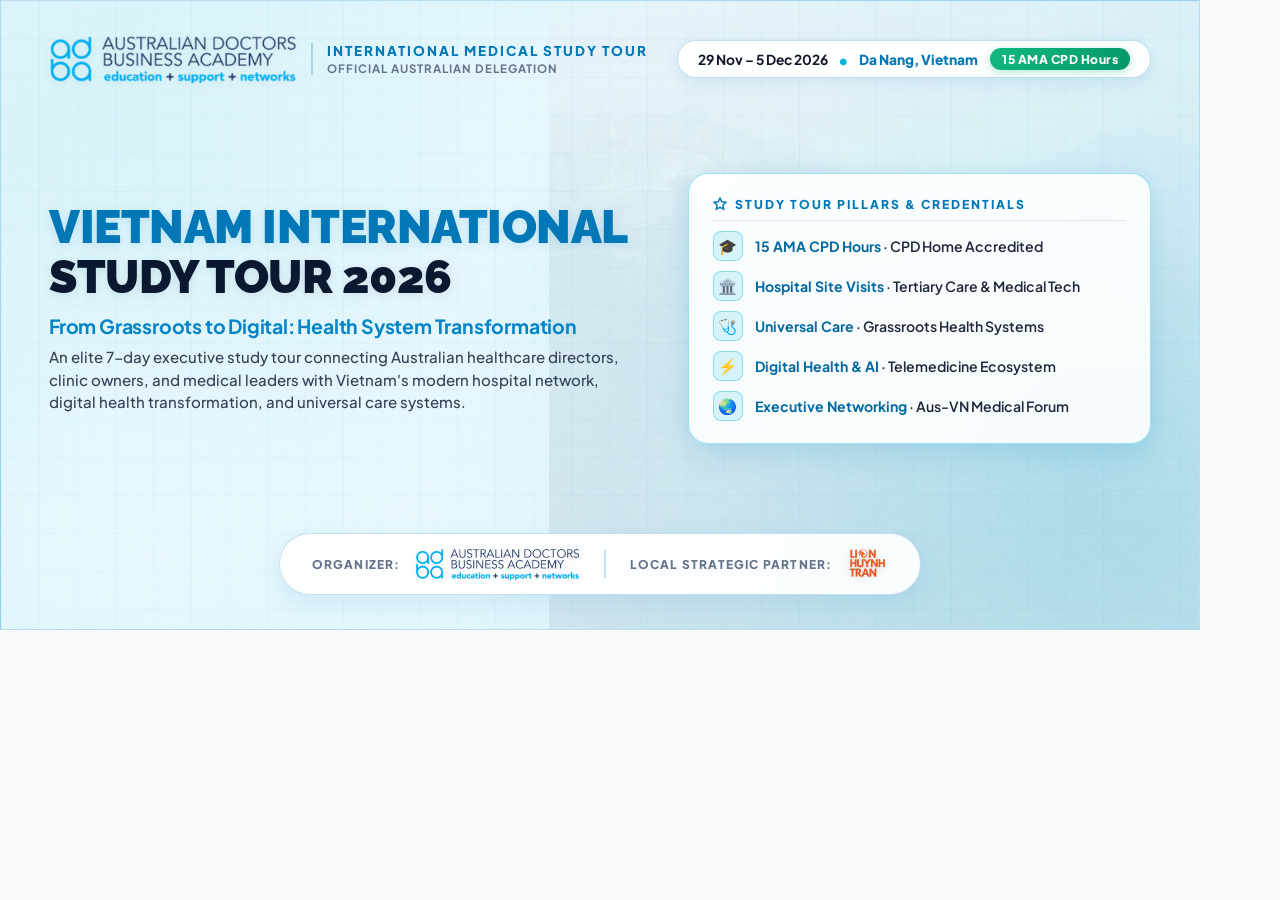
<file: og-banner-option2-split.html>
<!DOCTYPE html>
<html lang="en">
<head>
  <meta charset="UTF-8">
  <title>OG Banner Option 2 - Split 2-Column Layout | Vietnam International Study Tour 2026</title>
  <link rel="preconnect" href="https://fonts.googleapis.com">
  <link rel="preconnect" href="https://fonts.gstatic.com" crossorigin>
  <link href="https://fonts.googleapis.com/css2?family=Plus+Jakarta+Sans:wght@400;500;600;700;800;900&family=Raleway:wght@700;800;900&display=swap" rel="stylesheet">
  <style>
    * {
      margin: 0;
      padding: 0;
      box-sizing: border-box;
    }
    body {
      width: 1200px;
      height: 630px;
      overflow: hidden;
      background: #f8fafc;
      font-family: 'Plus Jakarta Sans', -apple-system, BlinkMacSystemFont, "Segoe UI", Roboto, sans-serif;
      display: flex;
      align-items: center;
      justify-content: center;
    }
    .og-container {
      width: 1200px;
      height: 630px;
      position: relative;
      background: 
        radial-gradient(circle at 10% 20%, rgba(202, 240, 248, 0.70) 0%, transparent 60%),
        radial-gradient(circle at 90% 80%, rgba(0, 180, 216, 0.20) 0%, transparent 55%),
        radial-gradient(circle at 50% 40%, rgba(240, 249, 255, 0.85) 0%, transparent 100%),
        linear-gradient(135deg, #ffffff 0%, #f0f9ff 50%, #e0f2fe 100%);
      display: flex;
      flex-direction: column;
      justify-content: space-between;
      padding: 34px 48px;
      border: 1.5px solid rgba(0, 119, 182, 0.20);
      box-shadow: inset 0 0 100px rgba(202, 240, 248, 0.45);
    }
    /* Subtle medical architectural grid overlay */
    .og-container::before {
      content: "";
      position: absolute;
      inset: 0;
      background-image: linear-gradient(rgba(0, 119, 182, 0.04) 1px, transparent 1px),
                        linear-gradient(90deg, rgba(0, 119, 182, 0.04) 1px, transparent 1px);
      background-size: 38px 38px;
      opacity: 0.85;
      pointer-events: none;
    }
    /* Subtle watermark background of hero image */
    .og-bg-watermark {
      position: absolute;
      right: 0;
      bottom: 0;
      width: 650px;
      height: 100%;
      background: url('assets/images/hero-banner.webp') right center/cover no-repeat;
      opacity: 0.07;
      mix-blend-mode: multiply;
      pointer-events: none;
    }

    /* ==========================================================================
       TOP BAR (NO WRAP - CRISP LIGHT MEDICAL THEME)
       ========================================================================== */
    .og-top-bar {
      display: flex;
      align-items: center;
      justify-content: space-between;
      width: 100%;
      z-index: 2;
      gap: 16px;
      flex-wrap: nowrap;
    }
    .og-brand-group {
      display: flex;
      align-items: center;
      gap: 14px;
      flex-shrink: 0;
      white-space: nowrap;
    }
    .og-brand-logo {
      height: 48px;
      width: auto;
      object-fit: contain;
      filter: drop-shadow(0 2px 4px rgba(0, 0, 0, 0.08));
    }
    .og-series-divider {
      width: 1.5px;
      height: 32px;
      background: rgba(0, 119, 182, 0.25);
    }
    .og-series-badge {
      display: flex;
      flex-direction: column;
      gap: 2px;
      white-space: nowrap;
    }
    .og-series-tag {
      font-size: 0.84rem;
      font-weight: 800;
      color: #0077b6;
      letter-spacing: 2px;
      text-transform: uppercase;
      white-space: nowrap;
    }
    .og-series-sub {
      font-size: 0.72rem;
      font-weight: 700;
      color: #64748b;
      letter-spacing: 1px;
      text-transform: uppercase;
      white-space: nowrap;
    }

    /* TOP RIGHT DATE & CPD BADGE (100% SINGLE LINE) */
    .og-date-badge {
      display: inline-flex;
      align-items: center;
      gap: 10px;
      background: rgba(255, 255, 255, 0.95);
      backdrop-filter: blur(14px);
      -webkit-backdrop-filter: blur(14px);
      border: 1.5px solid rgba(0, 119, 182, 0.25);
      border-radius: 40px;
      padding: 7px 20px;
      font-size: 0.86rem;
      font-weight: 700;
      color: #0f172a;
      white-space: nowrap;
      flex-shrink: 0;
      box-shadow: 0 4px 14px rgba(0, 119, 182, 0.10);
    }
    .og-date-badge span {
      white-space: nowrap;
    }
    .og-date-badge .bullet {
      color: #00b4d8;
      font-weight: 800;
      font-size: 0.95rem;
    }
    .og-date-badge .venue {
      color: #0077b6;
      font-weight: 800;
      white-space: nowrap;
    }
    .og-date-badge .cpd-pill {
      background: linear-gradient(135deg, #10b981 0%, #059669 100%);
      color: #ffffff;
      padding: 3px 12px;
      border-radius: 20px;
      font-size: 0.76rem;
      font-weight: 800;
      letter-spacing: 0.5px;
      white-space: nowrap;
      margin-left: 2px;
      display: inline-flex;
      align-items: center;
      box-shadow: 0 2px 8px rgba(16, 185, 129, 0.35);
    }

    /* ==========================================================================
       MAIN CONTENT GRID (LEFT HERO / RIGHT HIGHLIGHTS CARD)
       ========================================================================== */
    .og-main-grid {
      display: grid;
      grid-template-columns: 1.30fr 1fr;
      gap: 36px;
      align-items: center;
      margin: 8px 0;
      z-index: 2;
    }

    /* LEFT HERO INFO */
    .og-left-content {
      display: flex;
      flex-direction: column;
      text-align: left;
    }
    .og-title {
      font-family: 'Raleway', sans-serif;
      font-size: 2.85rem;
      font-weight: 900;
      line-height: 1.1;
      letter-spacing: -0.5px;
      margin-bottom: 12px;
      text-transform: uppercase;
    }
    .og-title .line-blue {
      color: #0077b6;
      text-shadow: 0 2px 10px rgba(0, 119, 182, 0.15);
      display: block;
    }
    .og-title .line-dark {
      color: #0a192f;
      text-shadow: 0 2px 10px rgba(10, 25, 47, 0.10);
      display: block;
    }
    .og-subtitle {
      font-size: 1.22rem;
      font-weight: 700;
      color: #0284c7;
      margin-bottom: 8px;
      letter-spacing: -0.2px;
    }
    .og-desc {
      font-size: 0.94rem;
      line-height: 1.5;
      font-weight: 500;
      color: #334155;
      max-width: 96%;
    }

    /* RIGHT HIGHLIGHTS CARD (Medical Pure Glassmorphism) */
    .og-right-card {
      background: rgba(255, 255, 255, 0.88);
      border: 1.5px solid rgba(0, 180, 216, 0.35);
      border-radius: 20px;
      padding: 22px 24px;
      backdrop-filter: blur(16px);
      -webkit-backdrop-filter: blur(16px);
      box-shadow: 0 12px 30px rgba(0, 119, 182, 0.12), 0 0 20px rgba(0, 180, 216, 0.08);
      display: flex;
      flex-direction: column;
      gap: 10px;
    }
    .og-card-header {
      font-size: 0.76rem;
      font-weight: 800;
      color: #0077b6;
      text-transform: uppercase;
      letter-spacing: 2px;
      border-bottom: 1.5px solid rgba(0, 119, 182, 0.15);
      padding-bottom: 8px;
      display: flex;
      align-items: center;
      gap: 8px;
    }
    .og-card-item {
      display: flex;
      align-items: center;
      gap: 12px;
      font-size: 0.88rem;
      font-weight: 600;
      color: #1e293b;
    }
    .og-card-icon {
      width: 30px;
      height: 30px;
      border-radius: 8px;
      background: rgba(0, 180, 216, 0.14);
      border: 1px solid rgba(0, 180, 216, 0.35);
      display: flex;
      align-items: center;
      justify-content: center;
      font-size: 0.95rem;
      flex-shrink: 0;
    }
    .og-card-item strong {
      color: #0369a1;
    }

    /* ==========================================================================
       BOTTOM BAR: CENTERED ORGANIZER & PARTNERS CAPSULE (TÁCH NỀN HOÀN TOÀN)
       ========================================================================== */
    .og-bottom-wrapper {
      display: flex;
      justify-content: center;
      align-items: center;
      width: 100%;
      z-index: 2;
    }
    .og-organizers {
      display: inline-flex;
      align-items: center;
      justify-content: center;
      gap: 24px;
      background: rgba(255, 255, 255, 0.92);
      border: 1.5px solid rgba(0, 119, 182, 0.22);
      padding: 9px 32px;
      border-radius: 50px;
      backdrop-filter: blur(14px);
      -webkit-backdrop-filter: blur(14px);
      box-shadow: 0 8px 24px rgba(0, 119, 182, 0.10);
    }
    .og-org-item {
      display: flex;
      align-items: center;
      gap: 14px;
    }
    .og-org-label {
      font-size: 0.75rem;
      font-weight: 800;
      color: #64748b;
      text-transform: uppercase;
      letter-spacing: 1.2px;
      white-space: nowrap;
    }
    
    /* Logos directly integrated without clumsy white boxes */
    .og-adba-bottom-logo {
      height: 32px;
      width: auto;
      object-fit: contain;
      filter: drop-shadow(0 1px 3px rgba(0, 0, 0, 0.08));
    }

    .og-partners-group {
      display: flex;
      align-items: center;
      gap: 18px;
    }
    .og-partner-flightcentre {
      height: 30px;
      width: auto;
      object-fit: contain;
      filter: drop-shadow(0 1px 3px rgba(0, 0, 0, 0.08));
    }
    .og-partner-ich {
      height: 34px;
      width: auto;
      object-fit: contain;
      border-radius: 4px;
      box-shadow: 0 2px 6px rgba(0, 0, 0, 0.15);
    }
    .og-partner-lion {
      height: 42px;
      width: auto;
      object-fit: contain;
      filter: drop-shadow(0 2px 6px rgba(0, 0, 0, 0.10));
    }

    .og-org-divider {
      width: 1.5px;
      height: 28px;
      background: rgba(0, 119, 182, 0.22);
    }
  </style>
</head>
<body>
  <div class="og-container">
    <div class="og-bg-watermark"></div>
    
    <!-- TOP BAR (CLEAN SINGLE LINE ON LIGHT THEME) -->
    <div class="og-top-bar">
      <div class="og-brand-group">
        <img src="assets/images/adba-logo.png" alt="ADBA Logo" class="og-brand-logo">
        <div class="og-series-divider"></div>
        <div class="og-series-badge">
          <span class="og-series-tag">International Medical Study Tour</span>
          <span class="og-series-sub">Official Australian Delegation</span>
        </div>
      </div>
      <div class="og-date-badge">
        <span>29 Nov – 5 Dec 2026</span>
        <span class="bullet">•</span>
        <span class="venue">Da Nang, Vietnam</span>
        <span class="cpd-pill">15 AMA CPD Hours</span>
      </div>
    </div>

    <!-- MAIN GRID (LEFT: TITLE & INFO | RIGHT: HIGHLIGHTS CARD) -->
    <div class="og-main-grid">
      <div class="og-left-content">
        <h1 class="og-title">
          <span class="line-blue">VIETNAM INTERNATIONAL</span>
          <span class="line-dark">STUDY TOUR 2026</span>
        </h1>
        <div class="og-subtitle">
          From Grassroots to Digital: Health System Transformation
        </div>
        <p class="og-desc">
          An elite 7-day executive study tour connecting Australian healthcare directors, clinic owners, and medical leaders with Vietnam's modern hospital network, digital health transformation, and universal care systems.
        </p>
      </div>

      <div class="og-right-card">
        <div class="og-card-header">
          <svg width="14" height="14" viewBox="0 0 24 24" fill="none" stroke="currentColor" stroke-width="2.5"><polygon points="12 2 15.09 8.26 22 9.27 17 14.14 18.18 21.02 12 17.77 5.82 21.02 7 14.14 2 9.27 8.91 8.26 12 2"/></svg>
          Study Tour Pillars & Credentials
        </div>
        <div class="og-card-item">
          <div class="og-card-icon">🎓</div>
          <span><strong>15 AMA CPD Hours</strong> · CPD Home Accredited</span>
        </div>
        <div class="og-card-item">
          <div class="og-card-icon">🏛️</div>
          <span><strong>Hospital Site Visits</strong> · Tertiary Care & Medical Tech</span>
        </div>
        <div class="og-card-item">
          <div class="og-card-icon">🩺</div>
          <span><strong>Universal Care</strong> · Grassroots Health Systems</span>
        </div>
        <div class="og-card-item">
          <div class="og-card-icon">⚡</div>
          <span><strong>Digital Health & AI</strong> · Telemedicine Ecosystem</span>
        </div>
        <div class="og-card-item">
          <div class="og-card-icon">🌏</div>
          <span><strong>Executive Networking</strong> · Aus-VN Medical Forum</span>
        </div>
      </div>
    </div>

    <!-- BOTTOM BAR: CENTERED ORGANIZER & PARTNERS CAPSULE (TÁCH NỀN) -->
    <div class="og-bottom-wrapper">
      <div class="og-organizers">
        <div class="og-org-item">
          <span class="og-org-label">Organizer:</span>
          <img src="assets/images/adba-logo.png" alt="Australian Doctors Business Academy" class="og-adba-bottom-logo">
        </div>

        <div class="og-org-divider"></div>

        <div class="og-org-item">
          <span class="og-org-label">Local Strategic Partner:</span>
          <div class="og-partners-group">
            <img src="assets/images/partners/lion-huynh-tran.png" alt="Lion Huynh Tran" class="og-partner-lion">
          </div>
        </div>
      </div>
    </div>

  </div>
</body>
</html>
</file>
<file: styles.css>
/* ==========================================================================
   AUSTRALIAN DOCTORS BUSINESS ACADEMY (ADBA)
   Vietnam International Study Tour 2026 — Design System & Stylesheet
   ========================================================================== */

:root {
  /* Brand Color Tokens (ADBA Official Palette) */
  --adba-blue: #0077b6;
  --adba-blue-dark: #023e8a;
  --adba-blue-navy: #03045e;
  --adba-cyan: #00b4d8;
  --adba-cyan-light: #90e0ef;
  --adba-cyan-bg: #f0f9ff;
  --adba-teal-accent: #00c2cb;
  --adba-emerald: #10b981;
  --adba-emerald-bg: #ecfdf5;
  --adba-gold: #f59e0b;
  --adba-gold-bg: #fef3c7;

  /* Neutral & Dark Palette */
  --bg-body: #ffffff;
  --bg-slate: #f8fafc;
  --bg-card: #ffffff;
  --bg-card-hover: #f1f5f9;
  --border-light: #e2e8f0;
  --border-card: #cbd5e1;
  --border-accent: rgba(0, 180, 216, 0.35);

  --text-dark: #0f172a;
  --text-body: #334155;
  --text-muted: #64748b;
  --text-light: #f8fafc;

  /* Official ADBA Typography: Raleway */
  --font-main: 'Raleway', -apple-system, BlinkMacSystemFont, "Segoe UI", Roboto, "Helvetica Neue", Helvetica, Arial, sans-serif;

  /* Shadows */
  --shadow-sm: 0 1px 3px rgba(15, 23, 42, 0.08);
  --shadow-md: 0 4px 16px -2px rgba(15, 23, 42, 0.1);
  --shadow-lg: 0 12px 32px -4px rgba(2, 62, 138, 0.14);
  --shadow-xl: 0 20px 48px -8px rgba(2, 62, 138, 0.2);
  --shadow-card: 0 8px 24px rgba(0, 119, 182, 0.08);

  /* Radius */
  --radius-sm: 6px;
  --radius-md: 12px;
  --radius-lg: 20px;
  --radius-full: 9999px;

  /* Transitions */
  --transition-fast: 0.2s cubic-bezier(0.16, 1, 0.3, 1);
  --transition-smooth: 0.35s cubic-bezier(0.16, 1, 0.3, 1);

  /* Layout */
  --container-max: 1240px;
  --nav-height: 80px;
}

/* Reset & Box Sizing */
*, *::before, *::after {
  box-sizing: border-box;
  margin: 0;
  padding: 0;
}

html {
  scroll-behavior: smooth;
  font-size: 16px;
  -webkit-text-size-adjust: 100%;
}

body {
  font-family: var(--font-main);
  background-color: var(--bg-body);
  color: var(--text-body);
  line-height: 1.65;
  -webkit-font-smoothing: antialiased;
  -moz-osx-font-smoothing: grayscale;
  overflow-x: hidden;
  padding-bottom: env(safe-area-inset-bottom);
}

img, svg {
  display: block;
  max-width: 100%;
  height: auto;
}

a {
  color: var(--adba-blue);
  text-decoration: none;
  transition: color var(--transition-fast);
}

a:hover {
  color: var(--adba-blue-dark);
}

button {
  font-family: inherit;
  cursor: pointer;
  border: none;
  background: none;
}

ul {
  list-style: none;
}

.container {
  width: 100%;
  max-width: var(--container-max);
  margin-left: auto;
  margin-right: auto;
  padding-left: 24px;
  padding-right: 24px;
}

/* Section Header Shared */
.section-header {
  text-align: center;
  max-width: 820px;
  margin: 0 auto 52px auto;
}

.section-tag {
  display: inline-flex;
  align-items: center;
  gap: 8px;
  padding: 6px 16px;
  background-color: var(--adba-cyan-bg);
  border: 1px solid rgba(0, 180, 216, 0.4);
  color: var(--adba-blue-dark);
  font-size: 0.8125rem;
  font-weight: 700;
  text-transform: uppercase;
  letter-spacing: 0.08em;
  border-radius: var(--radius-full);
  margin-bottom: 16px;
}

.section-title {
  font-size: clamp(1.85rem, 3.2vw, 2.75rem);
  font-weight: 800;
  color: var(--text-dark);
  line-height: 1.25;
  letter-spacing: -0.02em;
  margin-bottom: 16px;
}

.section-title .text-gradient {
  background: linear-gradient(135deg, var(--adba-blue-navy) 0%, var(--adba-blue) 50%, var(--adba-cyan) 100%);
  -webkit-background-clip: text;
  -webkit-text-fill-color: transparent;
}

.section-desc {
  font-size: 1.0625rem;
  color: var(--text-muted);
  line-height: 1.7;
}

/* ==========================================================================
   NAVIGATION BAR (Right-aligned matching ADBA style)
   ========================================================================== */
.site-header {
  position: fixed;
  top: 0;
  left: 0;
  right: 0;
  z-index: 1000;
  background-color: rgba(255, 255, 255, 0.96);
  backdrop-filter: blur(14px);
  -webkit-backdrop-filter: blur(14px);
  border-bottom: 1px solid rgba(226, 232, 240, 0.8);
  height: var(--nav-height);
  transition: transform 0.35s cubic-bezier(0.16, 1, 0.3, 1), background-color 0.3s ease, box-shadow 0.3s ease, height 0.3s ease;
}

.site-header.scrolled {
  box-shadow: 0 4px 20px rgba(15, 23, 42, 0.08);
  height: 72px;
}

.site-header.header-hidden {
  transform: translateY(-100%);
}

.header-container {
  display: flex;
  align-items: center;
  justify-content: space-between;
  height: 100%;
}

.header-logo-wrap {
  display: flex;
  align-items: center;
  flex-shrink: 0;
}

.header-logo {
  height: 46px;
  width: auto;
  object-fit: contain;
  transition: transform var(--transition-fast);
}

.header-logo:hover {
  transform: scale(1.02);
}

/* Nav links clustered to the right */
.nav-links-wrap {
  display: flex;
  align-items: center;
  margin-left: auto;
  gap: 24px;
}

.nav-links {
  display: flex;
  align-items: center;
  gap: 18px;
}

.nav-item {
  font-size: 0.9375rem;
  font-weight: 600;
  color: var(--text-dark);
  position: relative;
  padding: 8px 4px;
  white-space: nowrap;
  transition: color var(--transition-fast);
}

.nav-item::after {
  content: '';
  position: absolute;
  bottom: 0;
  left: 0;
  width: 0;
  height: 2px;
  background: linear-gradient(90deg, var(--adba-blue), var(--adba-cyan));
  transition: width var(--transition-smooth);
  border-radius: var(--radius-full);
}

.nav-item:hover {
  color: var(--adba-blue);
}

.nav-item:hover::after {
  width: 100%;
}

.header-actions {
  display: flex;
  align-items: center;
  gap: 14px;
  flex-shrink: 0;
}

/* Bilingual Language Switcher */
.lang-switcher {
  display: inline-flex;
  align-items: center;
  background: var(--bg-slate);
  border: 1px solid var(--border-light);
  border-radius: var(--radius-full);
  padding: 3px;
  gap: 2px;
}

.lang-btn {
  display: inline-flex;
  align-items: center;
  gap: 6px;
  padding: 5px 11px;
  border: none;
  background: transparent;
  color: var(--text-muted);
  font-size: 0.75rem;
  font-weight: 700;
  border-radius: var(--radius-full);
  cursor: pointer;
  transition: all var(--transition-fast);
  user-select: none;
  -webkit-user-select: none;
}

.lang-btn * {
  pointer-events: none;
}

.lang-btn .lang-flag {
  display: inline-flex;
  align-items: center;
  justify-content: center;
  line-height: 1;
}

.lang-flag-svg {
  display: block;
  border-radius: 2px;
  overflow: hidden;
  box-shadow: 0 1px 3px rgba(0, 0, 0, 0.2);
  flex-shrink: 0;
}

.lang-btn.active {
  background: linear-gradient(135deg, var(--adba-blue-dark), var(--adba-blue));
  color: #ffffff;
  box-shadow: 0 2px 8px rgba(0, 119, 182, 0.25);
}

.lang-btn:hover:not(.active) {
  color: var(--adba-blue-dark);
  background: rgba(0, 119, 182, 0.08);
}

.btn-primary {
  display: inline-flex;
  align-items: center;
  justify-content: center;
  gap: 8px;
  padding: 11px 22px;
  background: linear-gradient(135deg, var(--adba-blue-dark) 0%, var(--adba-blue) 60%, var(--adba-cyan) 100%);
  color: #ffffff;
  font-size: 0.9375rem;
  font-weight: 700;
  border-radius: var(--radius-full);
  box-shadow: 0 4px 14px rgba(0, 119, 182, 0.35);
  transition: all var(--transition-smooth);
  white-space: nowrap;
}

.btn-primary:hover {
  color: #ffffff;
  transform: translateY(-2px);
  box-shadow: 0 8px 24px rgba(0, 119, 182, 0.45);
}

.btn-outline {
  display: inline-flex;
  align-items: center;
  justify-content: center;
  gap: 8px;
  padding: 11px 22px;
  background-color: transparent;
  color: var(--adba-blue-dark);
  font-size: 0.9375rem;
  font-weight: 700;
  border: 1.5px solid var(--adba-blue);
  border-radius: var(--radius-full);
  transition: all var(--transition-smooth);
  white-space: nowrap;
}

.btn-outline:hover {
  background-color: var(--adba-cyan-bg);
  color: var(--adba-blue-dark);
  transform: translateY(-2px);
}

.mobile-menu-cta {
  display: none;
}

.mobile-menu-btn {
  display: none;
  flex-direction: column;
  justify-content: center;
  gap: 6px;
  width: 44px;
  height: 44px;
  padding: 8px;
  border-radius: var(--radius-sm);
  z-index: 1001;
}

.mobile-menu-btn span {
  display: block;
  width: 100%;
  height: 2.5px;
  background-color: var(--text-dark);
  border-radius: 2px;
  transition: all var(--transition-fast);
}

.mobile-menu-btn.active span:nth-child(1) {
  transform: translateY(8.5px) rotate(45deg);
}
.mobile-menu-btn.active span:nth-child(2) {
  opacity: 0;
}
.mobile-menu-btn.active span:nth-child(3) {
  transform: translateY(-8.5px) rotate(-45deg);
}

/* ==========================================================================
   HERO BANNER
   ========================================================================== */
.hero-section {
  position: relative;
  padding-top: calc(var(--nav-height) + 48px);
  padding-bottom: 72px;
  background: radial-gradient(circle at 10% 20%, rgba(202, 240, 248, 0.45) 0%, rgba(255, 255, 255, 0.95) 70%),
              radial-gradient(circle at 90% 80%, rgba(0, 180, 216, 0.12) 0%, rgba(255, 255, 255, 0.8) 60%),
              #ffffff;
  overflow: hidden;
  border-bottom: 1px solid var(--border-light);
}

.hero-grid {
  display: grid;
  grid-template-columns: 1.15fr 0.85fr;
  gap: 56px;
  align-items: center;
}

.hero-badge-wrap {
  display: flex;
  flex-wrap: wrap;
  gap: 12px;
  margin-bottom: 20px;
}

.cpd-pill {
  display: inline-flex;
  align-items: center;
  gap: 8px;
  padding: 6px 16px;
  background-color: var(--adba-emerald-bg);
  border: 1px solid rgba(16, 185, 129, 0.4);
  color: #065f46;
  font-size: 0.8125rem;
  font-weight: 700;
  border-radius: var(--radius-full);
}

.cpd-pill svg {
  color: var(--adba-emerald);
}

.hero-subtitle-tag {
  display: inline-flex;
  align-items: center;
  gap: 8px;
  padding: 6px 16px;
  background-color: var(--adba-cyan-bg);
  border: 1px solid rgba(0, 180, 216, 0.4);
  color: var(--adba-blue-dark);
  font-size: 0.8125rem;
  font-weight: 700;
  text-transform: uppercase;
  letter-spacing: 0.08em;
  border-radius: var(--radius-full);
}

.hero-title {
  font-size: clamp(2.35rem, 4.2vw, 3.65rem);
  font-weight: 800;
  color: var(--text-dark);
  line-height: 1.15;
  letter-spacing: -0.025em;
  margin-bottom: 16px;
}

.hero-theme {
  font-size: clamp(1.15rem, 1.8vw, 1.45rem);
  font-weight: 600;
  color: var(--adba-blue);
  line-height: 1.4;
  margin-bottom: 24px;
}

.hero-meta-card {
  display: flex;
  flex-wrap: wrap;
  gap: 24px;
  background: rgba(255, 255, 255, 0.9);
  backdrop-filter: blur(8px);
  border: 1px solid var(--border-light);
  border-radius: var(--radius-md);
  padding: 16px 20px;
  margin-bottom: 28px;
  box-shadow: var(--shadow-sm);
}

.meta-item {
  display: flex;
  align-items: center;
  gap: 12px;
}

.meta-icon {
  width: 40px;
  height: 40px;
  border-radius: 50%;
  background-color: var(--adba-cyan-bg);
  color: var(--adba-blue);
  display: flex;
  align-items: center;
  justify-content: center;
  flex-shrink: 0;
}

.meta-text-title {
  font-size: 0.75rem;
  text-transform: uppercase;
  letter-spacing: 0.06em;
  color: var(--text-muted);
  font-weight: 600;
}

.meta-text-val {
  font-size: 0.9375rem;
  font-weight: 700;
  color: var(--text-dark);
}

.hero-actions {
  display: flex;
  flex-wrap: wrap;
  gap: 16px;
  margin-bottom: 24px;
}

/* Optimized Sleek Trust Badges (No awkward multi-line break) */
.hero-trust-row {
  display: flex;
  flex-wrap: wrap;
  gap: 10px;
  align-items: center;
}

.trust-badge-pill {
  display: inline-flex;
  align-items: center;
  gap: 6px;
  padding: 6px 14px;
  background: rgba(255, 255, 255, 0.92);
  border: 1px solid var(--border-light);
  border-radius: var(--radius-full);
  font-size: 0.8125rem;
  font-weight: 700;
  color: var(--text-dark);
  white-space: nowrap;
  box-shadow: 0 1px 3px rgba(0, 0, 0, 0.04);
}

.trust-badge-pill svg {
  color: var(--adba-emerald);
  flex-shrink: 0;
}

/* Hero Right: Countdown & Visual Card */
.hero-visual-card {
  position: relative;
  background: #ffffff;
  border-radius: var(--radius-lg);
  padding: 24px;
  border: 1px solid var(--border-light);
  box-shadow: var(--shadow-xl);
}

.hero-visual-banner {
  width: 100%;
  height: 220px;
  object-fit: cover;
  border-radius: var(--radius-md);
  margin-bottom: 24px;
}

.countdown-box {
  background: linear-gradient(145deg, var(--adba-blue-navy) 0%, var(--adba-blue-dark) 100%);
  border-radius: var(--radius-md);
  padding: 24px;
  color: #ffffff;
  text-align: center;
  box-shadow: 0 8px 24px rgba(3, 4, 94, 0.25);
}

.countdown-label {
  font-size: 0.8125rem;
  font-weight: 700;
  letter-spacing: 0.1em;
  text-transform: uppercase;
  color: var(--adba-cyan-light);
  margin-bottom: 16px;
  display: flex;
  align-items: center;
  justify-content: center;
  gap: 8px;
}

.countdown-grid {
  display: grid;
  grid-template-columns: repeat(4, 1fr);
  gap: 10px;
}

.countdown-slot {
  background: rgba(255, 255, 255, 0.1);
  backdrop-filter: blur(6px);
  border: 1px solid rgba(255, 255, 255, 0.18);
  border-radius: var(--radius-sm);
  padding: 12px 6px;
}

.countdown-number {
  font-size: 1.85rem;
  font-weight: 800;
  line-height: 1;
  color: #ffffff;
  margin-bottom: 4px;
}

.countdown-unit {
  font-size: 0.6875rem;
  text-transform: uppercase;
  letter-spacing: 0.05em;
  color: var(--adba-cyan-light);
  font-weight: 600;
}

.countdown-status-note {
  margin-top: 14px;
  font-size: 0.8125rem;
  color: rgba(255, 255, 255, 0.8);
}

/* ==========================================================================
   HERO OFFICIAL PARTNERS CAPSULE (Synchronized with OG Banner)
   ========================================================================== */
.hero-partners-container {
  display: flex;
  justify-content: center;
  align-items: center;
  margin-top: 36px;
  position: relative;
  z-index: 2;
}

.hero-partners-capsule {
  display: inline-flex;
  align-items: center;
  justify-content: center;
  gap: 24px;
  padding: 10px 32px;
  border-radius: var(--radius-full);
  background: rgba(255, 255, 255, 0.96);
  backdrop-filter: blur(14px);
  -webkit-backdrop-filter: blur(14px);
  border: 1.5px solid rgba(0, 119, 182, 0.22);
  box-shadow: 0 4px 20px rgba(0, 119, 182, 0.08);
  transition: all var(--transition-smooth);
}

.hero-partners-capsule:hover {
  box-shadow: 0 8px 28px rgba(0, 119, 182, 0.14);
  border-color: rgba(0, 119, 182, 0.38);
}

.hero-partner-item {
  display: flex;
  align-items: center;
  gap: 12px;
  white-space: nowrap;
}

.hero-partner-label {
  font-size: 0.75rem;
  font-weight: 800;
  text-transform: uppercase;
  letter-spacing: 0.08em;
  color: var(--adba-blue-dark);
}

.hero-partner-logo-adba {
  height: 32px;
  width: auto;
  object-fit: contain;
  filter: drop-shadow(0 1px 3px rgba(0, 0, 0, 0.06));
}

.hero-partner-divider {
  width: 1.5px;
  height: 28px;
  background: rgba(0, 119, 182, 0.22);
}

.hero-partner-logos-group {
  display: flex;
  align-items: center;
}

.hero-partner-logo-lion {
  height: 40px;
  width: auto;
  object-fit: contain;
  filter: drop-shadow(0 2px 4px rgba(0, 0, 0, 0.08));
}

@media (max-width: 768px) {
  .hero-partners-container {
    margin-top: 24px;
  }
  .hero-partners-capsule {
    gap: 14px;
    padding: 8px 18px;
    border-radius: 20px;
    flex-wrap: wrap;
    justify-content: center;
  }
  .hero-partner-logo-adba {
    height: 26px;
  }
  .hero-partner-logo-lion {
    height: 32px;
  }
  .hero-partner-label {
    font-size: 0.6875rem;
  }
}

@media (max-width: 540px) {
  .hero-partners-capsule {
    gap: 10px;
    padding: 8px 14px;
    border-radius: 16px;
  }
  .hero-partner-divider {
    display: none;
  }
  .hero-partner-item {
    gap: 8px;
  }
  .hero-partner-logo-adba {
    height: 22px;
  }
  .hero-partner-logo-lion {
    height: 28px;
  }
}

/* ==========================================================================
   SECTION 3: EXECUTIVE OVERVIEW (Balanced 2-Column Layout)
   ========================================================================== */
.overview-section {
  padding: 88px 0;
  background-color: var(--bg-body);
}

.overview-grid {
  display: grid;
  grid-template-columns: 1fr 1fr;
  gap: 48px;
  align-items: stretch;
}

.overview-content {
  display: flex;
  flex-direction: column;
  justify-content: space-between;
}

.lead-p {
  font-size: 1.125rem;
  font-weight: 600;
  color: var(--adba-blue-dark);
  line-height: 1.6;
  margin-bottom: 16px;
}

.overview-content p {
  color: var(--text-body);
  margin-bottom: 16px;
  font-size: 1rem;
}

/* Academic Delegation Profile Box to perfectly balance height */
.overview-delegation-box {
  background: var(--bg-slate);
  border: 1px solid var(--border-light);
  border-left: 4px solid var(--adba-blue);
  border-radius: var(--radius-sm);
  padding: 20px 22px;
  margin-top: 12px;
}

.overview-delegation-title {
  font-size: 0.875rem;
  font-weight: 800;
  color: var(--adba-blue-navy);
  text-transform: uppercase;
  letter-spacing: 0.06em;
  margin-bottom: 12px;
  display: flex;
  align-items: center;
  gap: 8px;
}

.delegation-item {
  display: flex;
  align-items: flex-start;
  gap: 10px;
  margin-bottom: 10px;
  font-size: 0.875rem;
  line-height: 1.5;
  color: var(--text-dark);
}

.delegation-item:last-child {
  margin-bottom: 0;
}

.delegation-item svg {
  color: var(--adba-blue);
  flex-shrink: 0;
  margin-top: 3px;
}

.value-cards-grid {
  display: grid;
  grid-template-columns: 1fr 1fr;
  gap: 18px;
}

.value-card {
  background: var(--bg-slate);
  border: 1px solid var(--border-light);
  border-radius: var(--radius-md);
  padding: 22px;
  transition: all var(--transition-smooth);
  display: flex;
  flex-direction: column;
}

.value-card:hover {
  background: #ffffff;
  border-color: var(--adba-cyan);
  transform: translateY(-4px);
  box-shadow: var(--shadow-card);
}

.value-card-icon {
  width: 44px;
  height: 44px;
  border-radius: var(--radius-md);
  background: linear-gradient(135deg, var(--adba-cyan-bg), rgba(0, 180, 216, 0.25));
  color: var(--adba-blue-dark);
  display: flex;
  align-items: center;
  justify-content: center;
  margin-bottom: 14px;
}

.value-card h3 {
  font-size: 1.0625rem;
  font-weight: 700;
  color: var(--text-dark);
  margin-bottom: 8px;
}

.value-card p {
  font-size: 0.875rem;
  color: var(--text-muted);
  line-height: 1.55;
  margin-bottom: 0;
}

/* ==========================================================================
   SECTION 4: TOUR HIGHLIGHTS (Dedicated Landmark Photos)
   ========================================================================== */
.highlights-section {
  padding: 88px 0;
  background-color: var(--bg-slate);
  border-top: 1px solid var(--border-light);
  border-bottom: 1px solid var(--border-light);
}

.highlights-grid {
  display: grid;
  grid-template-columns: repeat(3, 1fr);
  gap: 28px;
}

.highlight-card {
  background: #ffffff;
  border-radius: var(--radius-md);
  border: 1px solid var(--border-light);
  overflow: hidden;
  box-shadow: var(--shadow-sm);
  display: flex;
  flex-direction: column;
  transition: all var(--transition-smooth);
}

.highlight-card:hover {
  transform: translateY(-6px);
  border-color: var(--adba-cyan);
  box-shadow: var(--shadow-lg);
}

.highlight-img-wrap {
  overflow: hidden;
  position: relative;
}

.highlight-thumb {
  width: 100%;
  height: 210px;
  object-fit: cover;
  transition: transform 0.5s ease;
}

.highlight-card:hover .highlight-thumb {
  transform: scale(1.05);
}

.highlight-badge {
  position: absolute;
  top: 14px;
  left: 14px;
  padding: 4px 12px;
  background: rgba(3, 4, 94, 0.85);
  color: #ffffff;
  font-size: 0.6875rem;
  font-weight: 700;
  text-transform: uppercase;
  letter-spacing: 0.06em;
  border-radius: var(--radius-full);
  backdrop-filter: blur(4px);
}

.highlight-body {
  padding: 24px;
  display: flex;
  flex-direction: column;
  flex-grow: 1;
}

.highlight-title {
  font-size: 1.1875rem;
  font-weight: 700;
  color: var(--text-dark);
  margin-bottom: 10px;
  line-height: 1.35;
}

.highlight-desc {
  font-size: 0.9375rem;
  color: var(--text-muted);
  line-height: 1.6;
}

/* ==========================================================================
   SECTION 5: 7-DAY INTERACTIVE AGENDA
   ========================================================================== */
.agenda-section {
  padding: 96px 0;
  background-color: var(--bg-body);
}

.agenda-tabs-nav {
  display: flex;
  gap: 10px;
  overflow-x: auto;
  padding-bottom: 16px;
  margin-bottom: 40px;
  scrollbar-width: thin;
}

.agenda-tab-btn {
  display: flex;
  flex-direction: column;
  align-items: flex-start;
  padding: 14px 20px;
  background-color: var(--bg-slate);
  border: 1px solid var(--border-light);
  border-radius: var(--radius-md);
  min-width: 150px;
  flex-shrink: 0;
  text-align: left;
  transition: all var(--transition-smooth);
}

.agenda-tab-btn:hover {
  background-color: #ffffff;
  border-color: var(--adba-cyan);
  box-shadow: var(--shadow-sm);
}

.agenda-tab-btn.active {
  background: linear-gradient(135deg, var(--adba-blue-dark) 0%, var(--adba-blue) 100%);
  border-color: var(--adba-blue);
  color: #ffffff;
  box-shadow: 0 6px 18px rgba(0, 119, 182, 0.3);
}

.tab-day-number {
  font-size: 0.75rem;
  font-weight: 800;
  text-transform: uppercase;
  letter-spacing: 0.08em;
  color: var(--adba-blue);
  margin-bottom: 4px;
}

.agenda-tab-btn.active .tab-day-number {
  color: var(--adba-cyan-light);
}

.tab-date-title {
  font-size: 0.9375rem;
  font-weight: 700;
  color: var(--text-dark);
}

.agenda-tab-btn.active .tab-date-title {
  color: #ffffff;
}

.tab-badge-note {
  font-size: 0.6875rem;
  color: var(--text-muted);
  margin-top: 4px;
}

.agenda-tab-btn.active .tab-badge-note {
  color: rgba(255, 255, 255, 0.85);
}

/* Active Day Venue Pin (Right-Aligned Pill Badge) */
.agenda-day-venue-bar {
  display: flex;
  justify-content: flex-end;
  align-items: center;
  margin-top: 18px;
  margin-bottom: 24px;
}

.agenda-day-header-venue {
  display: inline-flex;
  align-items: center;
  gap: 8px;
  background: linear-gradient(135deg, #f0f9ff 0%, #e0f2fe 100%);
  border: 1px solid rgba(0, 180, 216, 0.28);
  border-radius: var(--radius-full);
  padding: 8px 20px;
  font-size: 0.9375rem;
  font-weight: 700;
  color: var(--adba-blue-dark);
  box-shadow: 0 2px 10px rgba(0, 119, 182, 0.08);
  transition: all var(--transition-fast);
}

.agenda-day-header-venue svg {
  color: var(--adba-blue);
  flex-shrink: 0;
}

.agenda-sessions-list {
  display: flex;
  flex-direction: column;
  gap: 20px;
}

.session-card {
  display: grid;
  grid-template-columns: 170px 1fr;
  background-color: #ffffff;
  border: 1px solid var(--border-light);
  border-radius: var(--radius-md);
  padding: 24px;
  box-shadow: var(--shadow-sm);
  transition: all var(--transition-smooth);
}

.session-card:hover {
  border-color: var(--adba-cyan);
  box-shadow: var(--shadow-card);
  transform: translateY(-2px);
}

.session-time-col {
  display: flex;
  flex-direction: column;
  align-items: flex-start;
  gap: 6px;
  border-right: 1px solid var(--border-light);
  padding-right: 16px;
}

.session-time {
  font-size: 1.0625rem;
  font-weight: 800;
  color: var(--adba-blue-dark);
  white-space: nowrap;
}

.session-type-badge {
  display: inline-flex;
  align-items: center;
  justify-content: center;
  padding: 3px 9px;
  font-size: 0.6875rem;
  font-weight: 700;
  text-transform: uppercase;
  letter-spacing: 0.04em;
  white-space: nowrap;
  border-radius: var(--radius-full);
}

.badge-keynote { background: #fee2e2; color: #b91c1c; }
.badge-panel { background: #ede9fe; color: #6d28d9; }
.badge-site-visit { background: #e0f2fe; color: #0369a1; }
.badge-workshop { background: #fef3c7; color: #b45309; }
.badge-dining, .badge-reception { background: #dcfce7; color: #15803d; }
.badge-excursion, .badge-wellness { background: #fce7f3; color: #be185d; }
.badge-orientation, .badge-closing { background: #e2e8f0; color: #334155; }
.badge-break, .badge-transfer, .badge-logistics { background: #f1f5f9; color: #64748b; }

.session-content-col {
  padding-left: 24px;
}

.session-title {
  font-size: 1.125rem;
  font-weight: 700;
  color: var(--text-dark);
  margin-bottom: 8px;
  line-height: 1.4;
}

.session-speakers-wrap {
  display: flex;
  flex-wrap: wrap;
  gap: 10px;
  margin: 10px 0 12px 0;
}

.agenda-speaker-pill {
  display: inline-flex;
  align-items: center;
  gap: 12px;
  background: #f8fafc;
  border: 1px solid var(--border-light);
  border-radius: 50px;
  padding: 5px 16px 5px 5px;
  transition: all 0.25s cubic-bezier(0.16, 1, 0.3, 1);
  text-align: left;
  cursor: pointer;
  max-width: 100%;
}

.agenda-speaker-pill:hover {
  background: #ffffff;
  border-color: var(--adba-cyan);
  box-shadow: 0 4px 16px rgba(0, 119, 182, 0.15);
  transform: translateY(-2px);
}

.agenda-speaker-avatar {
  width: 40px;
  height: 40px;
  border-radius: 50%;
  object-fit: cover;
  object-position: top center;
  border: 1.5px solid var(--adba-blue);
  background: var(--bg-slate);
  flex-shrink: 0;
}

.agenda-speaker-info {
  display: flex;
  flex-direction: column;
  text-align: left;
  align-items: flex-start;
  min-width: 0;
}

.agenda-speaker-name {
  font-size: 0.9375rem;
  font-weight: 800;
  color: var(--adba-blue-dark);
  line-height: 1.25;
}

.agenda-speaker-role {
  font-size: 0.78125rem;
  color: var(--text-muted);
  line-height: 1.35;
  margin-top: 2px;
}

.session-desc {
  font-size: 0.9375rem;
  color: var(--text-body);
  line-height: 1.6;
}

/* ==========================================================================
   SECTION 6: SPEAKERS (Square Layout, 16 Official Leaders, Pop-up Enabled)
   ========================================================================== */
.speakers-section {
  padding: 88px 0;
  background-color: var(--bg-slate);
  border-top: 1px solid var(--border-light);
  border-bottom: 1px solid var(--border-light);
}

/* Category Filter Navigation */
.speakers-filter-nav {
  display: flex;
  align-items: center;
  justify-content: center;
  flex-wrap: wrap;
  gap: 10px;
  margin-bottom: 36px;
}

.speaker-filter-btn {
  padding: 8px 18px;
  background-color: #ffffff;
  border: 1px solid var(--border-light);
  border-radius: var(--radius-full);
  color: var(--text-body);
  font-size: 0.8125rem;
  font-weight: 700;
  cursor: pointer;
  transition: all var(--transition-smooth);
}

.speaker-filter-btn:hover {
  border-color: var(--adba-blue);
  color: var(--adba-blue);
  background-color: var(--adba-cyan-bg);
}

.speaker-filter-btn.active {
  background: linear-gradient(135deg, var(--adba-blue-dark), var(--adba-blue));
  color: #ffffff;
  border-color: var(--adba-blue-dark);
  box-shadow: 0 4px 12px rgba(0, 119, 182, 0.25);
}

.speakers-grid {
  display: grid;
  grid-template-columns: repeat(4, 1fr);
  gap: 24px;
}

.speaker-card {
  background-color: #ffffff;
  border: 1px solid var(--border-light);
  border-radius: var(--radius-md);
  overflow: hidden;
  box-shadow: var(--shadow-sm);
  display: flex;
  flex-direction: column;
  transition: all var(--transition-smooth);
  cursor: pointer;
  position: relative;
}

.speaker-card:hover {
  transform: translateY(-6px);
  border-color: var(--adba-cyan);
  box-shadow: var(--shadow-lg);
}

/* Square Image Aspect Ratio (1:1) like ADBA website */
.speaker-square-frame {
  width: 100%;
  aspect-ratio: 1 / 1;
  background: linear-gradient(135deg, #f0f9ff 0%, #e0f2fe 100%);
  border-bottom: 1px solid var(--border-light);
  display: flex;
  align-items: center;
  justify-content: center;
  position: relative;
  overflow: hidden;
}

.speaker-avatar-img {
  width: 100%;
  height: 100%;
  object-fit: cover;
  object-position: top center;
  transition: transform 0.4s ease;
}

.speaker-card:hover .speaker-avatar-img {
  transform: scale(1.06);
}

.speaker-hover-overlay {
  position: absolute;
  inset: 0;
  background: rgba(0, 119, 182, 0.12);
  opacity: 0;
  transition: opacity var(--transition-fast);
  display: flex;
  align-items: center;
  justify-content: center;
}

.speaker-card:hover .speaker-hover-overlay {
  opacity: 1;
}

.speaker-card-info {
  padding: 20px 18px;
  display: flex;
  flex-direction: column;
  flex-grow: 1;
}

.speaker-cat-tag {
  font-size: 0.6875rem;
  font-weight: 700;
  text-transform: uppercase;
  letter-spacing: 0.06em;
  color: var(--adba-blue);
  margin-bottom: 6px;
}

.speaker-card-name {
  font-size: 1.0625rem;
  font-weight: 700;
  color: var(--text-dark);
  margin-bottom: 6px;
  line-height: 1.35;
}

.speaker-card-role {
  font-size: 0.8125rem;
  font-weight: 600;
  color: var(--adba-blue-dark);
  margin-bottom: 4px;
  line-height: 1.4;
}

.speaker-card-org {
  font-size: 0.8125rem;
  color: var(--text-muted);
  margin-bottom: 10px;
  line-height: 1.4;
}

.speaker-badges-row {
  display: flex;
  flex-wrap: wrap;
  gap: 5px;
  margin-top: auto;
  padding-top: 8px;
}

.speaker-pill {
  display: inline-block;
  font-size: 0.6875rem;
  font-weight: 600;
  padding: 3px 8px;
  border-radius: var(--radius-full);
  background: var(--bg-slate);
  color: var(--text-dark);
  border: 1px solid var(--border-light);
}

.speaker-pill-green {
  background: #ecfdf5;
  color: #047857;
  border-color: #a7f3d0;
}

.speaker-pill-blue {
  background: #eff6ff;
  color: #1d4ed8;
  border-color: #bfdbfe;
}

.speaker-pill-gold {
  background: #fef3c7;
  color: #b45309;
  border-color: #fde68a;
}

/* ==========================================================================
   SECTION 7: VENUE & ACCOMMODATION
   ========================================================================== */
.venue-section {
  padding: 96px 0;
  background-color: var(--bg-body);
}

.venue-grid {
  display: grid;
  grid-template-columns: 1.1fr 0.9fr;
  gap: 48px;
  align-items: center;
}

.venue-gallery {
  display: grid;
  grid-template-columns: 1fr 1fr;
  gap: 16px;
}

.venue-img-main {
  grid-column: span 2;
  height: 270px;
  width: 100%;
  object-fit: cover;
  border-radius: var(--radius-md);
  box-shadow: var(--shadow-md);
}

.venue-img-sub {
  height: 160px;
  width: 100%;
  object-fit: cover;
  border-radius: var(--radius-md);
  box-shadow: var(--shadow-sm);
}

.venue-info-box h3 {
  font-size: 1.85rem;
  font-weight: 800;
  color: var(--text-dark);
  margin-bottom: 12px;
}

.venue-rating {
  display: flex;
  align-items: center;
  gap: 6px;
  color: var(--adba-gold);
  font-size: 0.9375rem;
  font-weight: 700;
  margin-bottom: 16px;
}

.venue-address {
  display: flex;
  align-items: flex-start;
  gap: 8px;
  color: var(--text-muted);
  font-size: 0.9375rem;
  margin-bottom: 20px;
}

.venue-features-list {
  display: grid;
  grid-template-columns: 1fr 1fr;
  gap: 12px;
  margin-bottom: 28px;
}

.feature-pill {
  display: flex;
  align-items: center;
  gap: 8px;
  background-color: var(--bg-slate);
  border: 1px solid var(--border-light);
  padding: 8px 14px;
  border-radius: var(--radius-sm);
  font-size: 0.875rem;
  font-weight: 600;
  color: var(--text-dark);
}

.feature-pill svg {
  color: var(--adba-blue);
  flex-shrink: 0;
}

/* ==========================================================================
   SECTION 8: PRICING & INCLUSIONS
   ========================================================================== */
.pricing-section {
  padding: 96px 0;
  background: linear-gradient(180deg, #f8fafc 0%, #e0f2fe 100%);
  border-top: 1px solid var(--border-light);
  border-bottom: 1px solid var(--border-light);
}

.pricing-card-wrap {
  max-width: 980px;
  margin: 0 auto;
  background-color: #ffffff;
  border: 2px solid var(--adba-cyan);
  border-radius: var(--radius-lg);
  box-shadow: var(--shadow-xl);
  overflow: hidden;
}

.pricing-card-header {
  background: linear-gradient(135deg, var(--adba-blue-navy) 0%, var(--adba-blue-dark) 100%);
  color: #ffffff;
  padding: 40px 32px;
  text-align: center;
  position: relative;
}

.pricing-badge-popular {
  position: absolute;
  top: 16px;
  right: 24px;
  background: var(--adba-gold);
  color: #ffffff;
  font-size: 0.75rem;
  font-weight: 800;
  text-transform: uppercase;
  letter-spacing: 0.08em;
  padding: 6px 14px;
  border-radius: var(--radius-full);
}

.pricing-title {
  font-size: 1.5rem;
  font-weight: 800;
  margin-bottom: 8px;
}

.pricing-amount {
  font-size: 3.5rem;
  font-weight: 800;
  line-height: 1;
  color: #ffffff;
  margin-bottom: 8px;
}

.pricing-amount span {
  font-size: 1.125rem;
  font-weight: 600;
  color: var(--adba-cyan-light);
}

.pricing-gst-note {
  font-size: 0.875rem;
  color: var(--adba-cyan-light);
  font-weight: 600;
}

.pricing-body {
  padding: 40px;
  display: grid;
  grid-template-columns: 1.2fr 0.8fr;
  gap: 40px;
}

.inclusions-title, .exclusions-title {
  font-size: 1.125rem;
  font-weight: 700;
  color: var(--text-dark);
  margin-bottom: 16px;
  display: flex;
  align-items: center;
  gap: 8px;
}

.inclusions-list, .exclusions-list {
  display: flex;
  flex-direction: column;
  gap: 12px;
}

.inclusion-item, .exclusion-item {
  display: flex;
  align-items: flex-start;
  gap: 10px;
  font-size: 0.9375rem;
  line-height: 1.5;
}

.inclusion-item svg {
  color: var(--adba-emerald);
  flex-shrink: 0;
  margin-top: 3px;
}

.exclusion-item svg {
  color: #94a3b8;
  flex-shrink: 0;
  margin-top: 3px;
}

.pricing-footer-cta {
  background-color: var(--bg-slate);
  border-top: 1px solid var(--border-light);
  padding: 24px 40px;
  display: flex;
  justify-content: space-between;
  align-items: center;
  flex-wrap: wrap;
  gap: 20px;
}

.pricing-deposit-callout {
  font-size: 0.9375rem;
  color: var(--text-body);
}

.pricing-deposit-callout strong {
  color: var(--adba-blue-dark);
}

/* ==========================================================================
   SECTION 9: OFFICIAL PARTNERS & STRATEGIC ALLIANCES
   ========================================================================== */
.partners-section {
  padding: 88px 0;
  background-color: var(--bg-body);
}

.partners-featured-row {
  display: grid;
  grid-template-columns: 1fr 1fr;
  gap: 32px;
  margin-bottom: 32px;
}

.partners-secondary-row {
  display: grid;
  grid-template-columns: 1fr 1fr;
  gap: 32px;
  margin-bottom: 48px;
}

.partner-card {
  background-color: #ffffff;
  border: 1px solid var(--border-light);
  border-radius: var(--radius-md);
  padding: 36px;
  box-shadow: var(--shadow-sm);
  display: flex;
  flex-direction: column;
  align-items: flex-start;
  transition: all var(--transition-smooth);
  position: relative;
}

.partner-card:hover {
  border-color: var(--adba-cyan);
  box-shadow: var(--shadow-lg);
  transform: translateY(-4px);
}

/* Featured Strategic Partner: Lion Huynh Tran */
.partner-card-strategic {
  border: 2px solid rgba(234, 88, 12, 0.4);
  background: linear-gradient(180deg, #ffffff 0%, #fffbf7 100%);
  position: relative;
  box-shadow: 0 4px 20px rgba(234, 88, 12, 0.08);
}

.partner-card-strategic:hover {
  border-color: #ea580c;
  box-shadow: 0 12px 32px rgba(234, 88, 12, 0.16);
}

.partner-strategic-badge-top {
  position: absolute;
  top: 18px;
  right: 20px;
  display: inline-flex;
  align-items: center;
  gap: 6px;
  padding: 4px 12px;
  font-size: 0.6875rem;
  font-weight: 800;
  text-transform: uppercase;
  letter-spacing: 0.06em;
  background: linear-gradient(135deg, #f97316 0%, #ea580c 100%);
  color: #ffffff;
  border-radius: var(--radius-full);
  box-shadow: 0 2px 8px rgba(234, 88, 12, 0.3);
}

.partner-logo-box {
  height: 70px;
  display: flex;
  align-items: center;
  margin-bottom: 22px;
}

.partner-logo {
  max-height: 60px;
  max-width: 240px;
  width: auto;
  object-fit: contain;
}

.partner-logo-lion {
  max-height: 68px;
}

.partner-tag {
  font-size: 0.75rem;
  font-weight: 700;
  text-transform: uppercase;
  letter-spacing: 0.08em;
  color: var(--adba-blue);
  margin-bottom: 8px;
}

.partner-tag-orange {
  color: #ea580c;
}

.partner-title {
  font-size: 1.25rem;
  font-weight: 700;
  color: var(--text-dark);
  margin-bottom: 12px;
}

.partner-desc {
  font-size: 0.9375rem;
  color: var(--text-muted);
  line-height: 1.6;
  margin-bottom: 20px;
  flex-grow: 1;
}

.partner-highlights-row {
  display: flex;
  flex-wrap: wrap;
  gap: 8px;
  margin-bottom: 20px;
}

.partner-highlight-pill {
  font-size: 0.75rem;
  font-weight: 600;
  padding: 4px 10px;
  background: rgba(234, 88, 12, 0.08);
  color: #c2410c;
  border: 1px solid rgba(234, 88, 12, 0.2);
  border-radius: var(--radius-full);
}

.partner-contact-row {
  display: flex;
  align-items: center;
  gap: 8px;
  font-size: 0.875rem;
  font-weight: 600;
  color: var(--adba-blue-dark);
}

.partner-contact-row a {
  color: var(--adba-blue);
  text-decoration: underline;
  text-underline-offset: 3px;
}

.partner-contact-row a:hover {
  color: var(--adba-blue-dark);
}

/* Hospital & Site Collaboration Grid */
.partner-hospitals-box {
  background: var(--bg-slate);
  border: 1px solid var(--border-light);
  border-radius: var(--radius-md);
  padding: 32px;
  margin-top: 16px;
}

.partner-hospitals-title {
  font-size: 1.125rem;
  font-weight: 800;
  color: var(--adba-blue-navy);
  margin-bottom: 20px;
  text-align: center;
  text-transform: uppercase;
  letter-spacing: 0.05em;
}

.hospitals-grid {
  display: grid;
  grid-template-columns: repeat(3, 1fr);
  gap: 20px;
}

.hospital-collab-card {
  background: #ffffff;
  border: 1px solid var(--border-light);
  border-radius: var(--radius-sm);
  padding: 20px;
  display: flex;
  flex-direction: column;
  gap: 8px;
  transition: all var(--transition-fast);
}

.hospital-collab-card:hover {
  border-color: var(--adba-blue);
  box-shadow: var(--shadow-sm);
  transform: translateY(-2px);
}

.hospital-badge {
  font-size: 0.6875rem;
  font-weight: 700;
  text-transform: uppercase;
  color: var(--adba-blue);
  letter-spacing: 0.05em;
}

.hospital-name {
  font-size: 1rem;
  font-weight: 700;
  color: var(--text-dark);
}

.hospital-role-desc {
  font-size: 0.8125rem;
  color: var(--text-muted);
  line-height: 1.5;
}

/* ==========================================================================
   SECTION 10: FAQ ACCORDION
   ========================================================================== */
.faq-section {
  padding: 88px 0;
  background-color: var(--bg-slate);
  border-top: 1px solid var(--border-light);
  border-bottom: 1px solid var(--border-light);
}

.faq-accordion-wrap {
  max-width: 860px;
  margin: 0 auto;
  display: flex;
  flex-direction: column;
  gap: 16px;
}

.faq-item {
  background-color: #ffffff;
  border: 1px solid var(--border-light);
  border-radius: var(--radius-md);
  overflow: hidden;
  transition: border-color var(--transition-fast);
}

.faq-item.active {
  border-color: var(--adba-blue);
  box-shadow: var(--shadow-sm);
}

.faq-question-btn {
  width: 100%;
  display: flex;
  justify-content: space-between;
  align-items: center;
  padding: 20px 24px;
  font-size: 1.0625rem;
  font-weight: 700;
  color: var(--text-dark);
  text-align: left;
}

.faq-chevron {
  width: 24px;
  height: 24px;
  color: var(--adba-blue);
  transition: transform var(--transition-smooth);
  flex-shrink: 0;
}

.faq-item.active .faq-chevron {
  transform: rotate(180deg);
}

.faq-answer {
  max-height: 0;
  overflow: hidden;
  transition: max-height var(--transition-smooth);
}

.faq-item.active .faq-answer {
  max-height: 500px;
}

.faq-answer-inner {
  padding: 0 24px 24px 24px;
  font-size: 0.9375rem;
  color: var(--text-body);
  line-height: 1.65;
  border-top: 1px solid var(--border-light);
  padding-top: 16px;
}

/* ==========================================================================
   SECTION 11: REGISTRATION & ENQUIRY SECTION
   ========================================================================== */
.register-section {
  padding: 96px 0;
  background-color: var(--bg-body);
}

.register-card {
  max-width: 900px;
  margin: 0 auto;
  background: #ffffff;
  border: 1px solid var(--border-light);
  border-radius: var(--radius-lg);
  box-shadow: var(--shadow-xl);
  overflow: hidden;
  display: grid;
  grid-template-columns: 1fr 1.15fr;
}

.register-info-panel {
  background: linear-gradient(145deg, var(--adba-blue-navy) 0%, var(--adba-blue-dark) 100%);
  color: #ffffff;
  padding: 44px 36px;
  display: flex;
  flex-direction: column;
  justify-content: space-between;
}

.register-info-panel h3 {
  font-size: 1.75rem;
  font-weight: 800;
  margin-bottom: 14px;
  line-height: 1.3;
}

.register-info-panel p {
  color: rgba(255, 255, 255, 0.85);
  font-size: 0.9375rem;
  line-height: 1.6;
  margin-bottom: 24px;
}

.contact-quick-links {
  display: flex;
  flex-direction: column;
  gap: 16px;
  margin-top: auto;
}

.contact-quick-item {
  display: flex;
  align-items: center;
  gap: 12px;
  color: #ffffff;
  font-size: 0.9375rem;
}

.contact-quick-icon {
  width: 36px;
  height: 36px;
  border-radius: 50%;
  background: rgba(255, 255, 255, 0.15);
  display: flex;
  align-items: center;
  justify-content: center;
  color: var(--adba-cyan-light);
  flex-shrink: 0;
}

.register-form-panel {
  padding: 44px 36px;
}

.form-group {
  margin-bottom: 20px;
}

.form-label {
  display: block;
  font-size: 0.875rem;
  font-weight: 700;
  color: var(--text-dark);
  margin-bottom: 6px;
}

.form-input, .form-select, .form-textarea {
  width: 100%;
  padding: 12px 16px;
  border: 1.5px solid var(--border-card);
  border-radius: var(--radius-sm);
  font-family: inherit;
  font-size: 0.9375rem;
  color: var(--text-dark);
  transition: all var(--transition-fast);
}

.form-input:focus, .form-select:focus, .form-textarea:focus {
  outline: none;
  border-color: var(--adba-blue);
  box-shadow: 0 0 0 3px rgba(0, 119, 182, 0.15);
}

.form-row-2 {
  display: grid;
  grid-template-columns: 1fr 1fr;
  gap: 16px;
}

.form-submit-btn {
  width: 100%;
  padding: 14px;
  font-size: 1rem;
}

.form-success-alert {
  display: none;
  background-color: var(--adba-emerald-bg);
  border: 1px solid var(--adba-emerald);
  color: #065f46;
  border-radius: var(--radius-sm);
  padding: 16px;
  margin-top: 16px;
  font-size: 0.9375rem;
  font-weight: 600;
  text-align: center;
}

/* ==========================================================================
   SECTION 12: ADBA SOCKET FOOTER
   ========================================================================== */
.site-footer {
  background-color: #050a16;
  color: #94a3b8;
  border-top: 1px solid #1e293b;
  padding: 64px 0 32px 0;
}

.footer-top-grid {
  display: grid;
  grid-template-columns: 1.4fr 1fr 1fr 1.2fr;
  gap: 40px;
  margin-bottom: 48px;
}

.footer-col-brand p {
  font-size: 0.875rem;
  line-height: 1.6;
  margin-top: 16px;
  color: #64748b;
}

.footer-logo {
  height: 44px;
  width: auto;
  filter: brightness(0) invert(1);
}

.footer-heading {
  font-size: 0.9375rem;
  font-weight: 700;
  color: #ffffff;
  text-transform: uppercase;
  letter-spacing: 0.08em;
  margin-bottom: 20px;
}

.footer-menu {
  display: flex;
  flex-direction: column;
  gap: 12px;
}

.footer-menu a {
  color: #94a3b8;
  font-size: 0.875rem;
  transition: color var(--transition-fast);
}

.footer-menu a:hover {
  color: var(--adba-cyan);
}

.footer-social-links {
  display: flex;
  gap: 12px;
  margin-top: 16px;
}

.social-circle-link {
  width: 38px;
  height: 38px;
  border-radius: 50%;
  background: rgba(255, 255, 255, 0.08);
  display: flex;
  align-items: center;
  justify-content: center;
  color: #ffffff;
  transition: all var(--transition-fast);
}

.social-circle-link:hover {
  background: var(--adba-blue);
  color: #ffffff;
  transform: translateY(-2px);
}

.footer-bottom-socket {
  border-top: 1px solid rgba(255, 255, 255, 0.08);
  padding-top: 32px;
  display: flex;
  justify-content: space-between;
  align-items: center;
  flex-wrap: wrap;
  gap: 16px;
  font-size: 0.8125rem;
}

.footer-legal-links {
  display: flex;
  gap: 20px;
}

.footer-legal-links a {
  color: #64748b;
}

.footer-legal-links a:hover {
  color: var(--adba-cyan);
}

/* ==========================================================================
   MODAL POPUPS
   ========================================================================== */
.modal-backdrop {
  position: fixed;
  inset: 0;
  background: rgba(15, 23, 42, 0.7);
  backdrop-filter: blur(6px);
  z-index: 2000;
  display: flex;
  align-items: center;
  justify-content: center;
  padding: 20px;
  opacity: 0;
  visibility: hidden;
  transition: all var(--transition-smooth);
}

.modal-backdrop.open {
  opacity: 1;
  visibility: visible;
}

.modal-content-card {
  background: #ffffff;
  border-radius: var(--radius-lg);
  max-width: 580px;
  width: 100%;
  max-height: 90vh;
  overflow-y: auto;
  padding: 36px;
  position: relative;
  box-shadow: var(--shadow-xl);
  transform: translateY(20px) scale(0.96);
  transition: all var(--transition-smooth);
}

.modal-backdrop.open .modal-content-card {
  transform: translateY(0) scale(1);
}

.modal-close-btn {
  position: absolute;
  top: 18px;
  right: 18px;
  width: 36px;
  height: 36px;
  border-radius: 50%;
  background: #f1f5f9;
  display: flex;
  align-items: center;
  justify-content: center;
  color: var(--text-dark);
  font-size: 1.25rem;
  transition: all var(--transition-fast);
}

.modal-close-btn:hover {
  background: #e2e8f0;
}

/* Speaker Details Modal Avatar Box */
#speaker-modal-avatar-box {
  width: 88px !important;
  height: 88px !important;
  min-width: 88px !important;
  min-height: 88px !important;
  max-width: 88px !important;
  max-height: 88px !important;
  border-radius: var(--radius-md);
  overflow: hidden !important;
  border: 2px solid var(--adba-blue);
  flex-shrink: 0;
  background: var(--bg-slate);
  position: relative !important;
  display: flex;
  align-items: center;
  justify-content: center;
}

#speaker-modal-avatar-box img {
  width: 100% !important;
  height: 100% !important;
  object-fit: cover !important;
  object-position: top center;
  display: block;
}

/* ==========================================================================
   MOBILE RESPONSIVENESS
   ========================================================================== */
@media (max-width: 1024px) {
  html {
    font-size: 15px;
  }
  .header-logo {
    height: 36px;
  }
  .hero-section {
    padding-top: calc(var(--nav-height) + 32px);
    padding-bottom: 48px;
  }
  .overview-section,
  .highlights-section,
  .agenda-section,
  .speakers-section,
  .venue-section,
  .pricing-section,
  .partners-section,
  .faq-section,
  .register-section {
    padding: 56px 0;
  }
  .section-header {
    margin-bottom: 34px;
  }
  .hero-title {
    font-size: 2.15rem;
    line-height: 1.2;
  }
  .hero-theme {
    font-size: 1.1rem;
    line-height: 1.4;
  }
  .section-title {
    font-size: 1.55rem;
    line-height: 1.25;
  }
  .section-desc {
    font-size: 0.95rem;
    line-height: 1.65;
  }
  .hero-grid {
    grid-template-columns: 1fr;
    gap: 32px;
  }
  .overview-grid {
    grid-template-columns: 1fr;
    gap: 32px;
  }
  .highlights-grid {
    grid-template-columns: repeat(2, 1fr);
    gap: 20px;
  }
  .speakers-grid {
    grid-template-columns: repeat(2, 1fr);
    gap: 16px;
  }
  .venue-grid {
    grid-template-columns: 1fr;
  }
  .pricing-body {
    grid-template-columns: 1fr;
    gap: 28px;
  }
  .register-card {
    grid-template-columns: 1fr;
  }
  .footer-top-grid {
    grid-template-columns: repeat(2, 1fr);
  }
}

@media (max-width: 860px) {
  html {
    font-size: 14.5px;
  }
  :root {
    --nav-height: 66px;
  }
  .header-logo {
    height: 33px;
  }
  .overview-section,
  .highlights-section,
  .agenda-section,
  .speakers-section,
  .venue-section,
  .pricing-section,
  .partners-section,
  .faq-section,
  .register-section {
    padding: 46px 0;
  }
  .section-header {
    margin-bottom: 28px;
  }
  .section-title {
    font-size: 1.4rem;
    line-height: 1.25;
  }
  .section-desc {
    font-size: 0.9rem;
    line-height: 1.6;
  }
  .section-tag {
    font-size: 0.75rem;
    padding: 5px 14px;
    margin-bottom: 12px;
  }
  .session-title {
    font-size: 1.05rem;
    line-height: 1.4;
  }
  .session-desc {
    font-size: 0.875rem;
    line-height: 1.6;
  }
  .session-time {
    font-size: 0.95rem;
  }

  .nav-links-wrap {
    margin-left: 0;
  }

  .nav-links {
    position: fixed;
    top: var(--nav-height);
    left: 0;
    right: 0;
    background: #ffffff;
    flex-direction: column;
    padding: 20px 24px;
    padding-bottom: max(32px, env(safe-area-inset-bottom, 24px));
    gap: 10px;
    border-bottom: 1px solid var(--border-light);
    box-shadow: 0 16px 36px rgba(15, 23, 42, 0.16);
    max-height: calc(100vh - var(--nav-height));
    max-height: calc(100dvh - var(--nav-height));
    overflow-y: auto;
    -webkit-overflow-scrolling: touch;
    overscroll-behavior: contain;
    display: none;
    z-index: 999;
  }

  .nav-links.active {
    display: flex;
  }

  .nav-item {
    font-size: 1.0625rem;
    padding: 11px 8px;
    width: 100%;
    border-bottom: 1px solid rgba(226, 232, 240, 0.7);
  }

  .nav-item:last-of-type {
    border-bottom: none;
  }

  .nav-links .mobile-menu-cta {
    display: flex;
    margin-top: 10px;
    width: 100%;
    padding: 13px 20px;
    font-size: 1rem;
    font-weight: 700;
    justify-content: center;
    text-align: center;
    box-shadow: 0 4px 14px rgba(0, 119, 182, 0.3);
  }

  .mobile-menu-btn {
    display: flex;
  }

  .header-actions .btn-primary {
    display: none;
  }

  .highlights-grid {
    grid-template-columns: 1fr;
  }

  /* Mobile Agenda Venue Pin & Session Card */
  .agenda-day-venue-bar {
    justify-content: flex-start;
    margin-top: 12px;
    margin-bottom: 18px;
  }

  .agenda-day-header-venue {
    font-size: 0.8125rem;
    padding: 6px 14px;
    width: 100%;
  }

  .session-card {
    grid-template-columns: 1fr;
    gap: 14px;
    padding: 18px 16px;
  }

  .session-time-col {
    flex-direction: row;
    justify-content: space-between;
    align-items: center;
    border-right: none;
    border-bottom: 1px solid var(--border-light);
    padding-right: 0;
    padding-bottom: 12px;
    width: 100%;
  }

  .session-content-col {
    padding-left: 0;
  }

  .agenda-speaker-pill {
    width: 100%;
    border-radius: var(--radius-md);
    padding: 8px 12px;
  }

  .value-cards-grid {
    grid-template-columns: 1fr;
  }

  .speakers-grid {
    grid-template-columns: repeat(2, 1fr);
    gap: 16px;
  }

  .speaker-card-info {
    padding: 16px 12px;
  }

  .speaker-cat-tag {
    font-size: 0.625rem;
    margin-bottom: 4px;
  }

  .speaker-card-name {
    font-size: 0.9375rem;
    margin-bottom: 4px;
    line-height: 1.3;
  }

  .speaker-card-role {
    font-size: 0.75rem;
    margin-bottom: 4px;
    line-height: 1.35;
  }

  .speaker-card-org {
    font-size: 0.6875rem;
    line-height: 1.3;
  }

  .speaker-badges-row {
    gap: 4px;
    margin-top: 6px;
  }

  .speaker-pill {
    font-size: 0.625rem;
    padding: 2px 6px;
  }

  .partners-featured-row,
  .partners-secondary-row {
    grid-template-columns: 1fr;
    gap: 24px;
  }

  .hospitals-grid {
    grid-template-columns: 1fr;
    gap: 16px;
  }

  .form-row-2 {
    grid-template-columns: 1fr;
  }

  .session-card {
    grid-template-columns: 1fr;
    gap: 14px;
  }

  .session-time-col {
    border-right: none;
    border-bottom: 1px solid var(--border-light);
    padding-right: 0;
    padding-bottom: 12px;
    flex-direction: row;
    align-items: center;
    gap: 12px;
  }

  .session-content-col {
    padding-left: 0;
  }

  .pricing-amount {
    font-size: 2.75rem;
  }

  .pricing-footer-cta {
    flex-direction: column;
    align-items: stretch;
  }

  .pricing-footer-cta .btn-primary {
    width: 100%;
  }

  .footer-top-grid {
    grid-template-columns: 1fr;
  }

  .footer-bottom-socket {
    flex-direction: column;
    text-align: center;
  }

  .footer-legal-links {
    justify-content: center;
    flex-wrap: wrap;
  }
}

@media (max-width: 640px) {
  :root {
    --nav-height: 62px;
  }
  .header-logo {
    height: 30px;
  }
  .container {
    padding-left: 18px;
    padding-right: 18px;
  }
  .hero-section {
    padding-top: calc(var(--nav-height) + 24px);
    padding-bottom: 34px;
  }
  .overview-section,
  .highlights-section,
  .agenda-section,
  .speakers-section,
  .venue-section,
  .pricing-section,
  .partners-section,
  .faq-section,
  .register-section {
    padding: 38px 0;
  }
  .section-header {
    margin-bottom: 22px;
  }
  .section-title {
    font-size: 1.28rem;
    line-height: 1.3;
  }
  .section-desc {
    font-size: 0.85rem;
    line-height: 1.6;
  }
  .hero-title {
    font-size: 1.55rem;
    line-height: 1.22;
  }
  .hero-theme {
    font-size: 0.925rem;
    line-height: 1.45;
  }
  .hero-meta-card {
    gap: 12px;
    padding: 12px 14px;
  }
  .meta-item {
    gap: 10px;
  }
  .meta-icon {
    width: 32px;
    height: 32px;
  }
  .meta-text-title {
    font-size: 0.6875rem;
  }
  .meta-text-val {
    font-size: 0.8125rem;
  }
}

@media (max-width: 480px) {
  html {
    font-size: 14px;
  }
  :root {
    --nav-height: 58px;
  }
  .header-logo {
    height: 27px;
  }
  .container {
    padding-left: 14px;
    padding-right: 14px;
  }
  .hero-section {
    padding-top: calc(var(--nav-height) + 18px);
    padding-bottom: 26px;
  }
  .overview-section,
  .highlights-section,
  .agenda-section,
  .speakers-section,
  .venue-section,
  .pricing-section,
  .partners-section,
  .faq-section,
  .register-section {
    padding: 32px 0;
  }
  .section-header {
    margin-bottom: 18px;
  }
  .hero-grid {
    gap: 24px;
  }
  .overview-grid {
    gap: 24px;
  }

  /* Strictly lock 2 speakers per row on all smartphones */
  .speakers-grid {
    grid-template-columns: repeat(2, 1fr) !important;
    gap: 10px;
  }

  .speaker-card-info {
    padding: 10px 8px;
  }

  .speaker-cat-tag {
    font-size: 0.5625rem;
    margin-bottom: 3px;
  }

  .speaker-card-name {
    font-size: 0.775rem;
    margin-bottom: 3px;
    line-height: 1.25;
  }

  .speaker-card-role {
    font-size: 0.65rem;
    margin-bottom: 3px;
    line-height: 1.3;
  }

  .speaker-card-org {
    font-size: 0.6rem;
    line-height: 1.25;
  }

  .speaker-placeholder-badge {
    font-size: 0.625rem;
    padding: 2px 7px;
    bottom: 6px;
  }

  .speaker-pill {
    font-size: 0.58rem;
    padding: 2px 5px;
  }

  .speaker-hover-overlay {
    display: none; /* Disable hover overlay on touch to keep tap smooth */
  }

  .hero-title {
    font-size: 1.35rem;
    line-height: 1.25;
  }

  .hero-theme {
    font-size: 0.85rem;
    line-height: 1.45;
    margin-bottom: 18px;
  }

  .section-title {
    font-size: 1.1875rem;
    line-height: 1.3;
  }

  .section-desc {
    font-size: 0.8rem;
    line-height: 1.6;
  }

  .section-tag {
    font-size: 0.6875rem;
    padding: 4px 12px;
  }

  .session-title {
    font-size: 0.9rem;
    line-height: 1.4;
  }

  .session-desc {
    font-size: 0.8rem;
    line-height: 1.55;
  }

  .session-time {
    font-size: 0.85rem;
  }

  .session-type-badge {
    font-size: 0.6875rem;
    padding: 3px 8px;
  }

  .nav-item {
    font-size: 0.9375rem;
    padding: 9px 6px;
  }

  #modal-heading {
    font-size: 1.25rem !important;
  }

  #speaker-modal-name {
    font-size: 1.125rem !important;
  }

  #speaker-modal-role {
    font-size: 0.8125rem !important;
  }

  #speaker-modal-org {
    font-size: 0.75rem !important;
  }

  #speaker-modal-bio {
    font-size: 0.825rem !important;
    line-height: 1.62 !important;
  }

  .btn-primary, .btn-outline {
    font-size: 0.875rem;
    padding: 10px 18px;
  }

  .hero-actions {
    flex-direction: column;
    align-items: stretch;
  }

  .hero-actions .btn-primary,
  .hero-actions .btn-outline {
    width: 100%;
    justify-content: center;
    text-align: center;
  }

  .countdown-box {
    padding: 14px 10px;
  }

  .countdown-grid {
    gap: 6px;
  }

  .countdown-slot {
    padding: 7px 3px;
  }

  .countdown-number {
    font-size: 1.25rem;
  }

  .countdown-unit {
    font-size: 0.5625rem;
  }

  .trust-badge-pill {
    font-size: 0.6875rem;
    padding: 5px 10px;
  }

  .register-card {
    border-radius: var(--radius-md);
  }

  .register-info-panel,
  .register-form-panel {
    padding: 24px 18px;
  }

  .modal-content-card {
    padding: 20px 16px;
  }
}

/* Back to Top Floating Button */
.back-to-top-btn {
  position: fixed;
  bottom: 28px;
  right: 28px;
  width: 46px;
  height: 46px;
  border-radius: 50%;
  background: linear-gradient(135deg, var(--adba-blue) 0%, var(--adba-blue-dark) 100%);
  color: #ffffff;
  border: 1px solid rgba(255, 255, 255, 0.25);
  box-shadow: 0 4px 18px rgba(0, 119, 182, 0.35);
  display: flex;
  align-items: center;
  justify-content: center;
  cursor: pointer;
  z-index: 990;
  opacity: 0;
  visibility: hidden;
  transform: translateY(16px) scale(0.9);
  transition: all 0.35s cubic-bezier(0.16, 1, 0.3, 1);
}

.back-to-top-btn.visible {
  opacity: 1;
  visibility: visible;
  transform: translateY(0) scale(1);
}

.back-to-top-btn:hover {
  background: linear-gradient(135deg, var(--adba-blue-dark) 0%, var(--adba-blue) 100%);
  box-shadow: 0 6px 22px rgba(0, 119, 182, 0.5);
  transform: translateY(-4px) scale(1.05);
  color: #ffffff;
}

@media (max-width: 768px) {
  .back-to-top-btn {
    bottom: 20px;
    right: 20px;
    width: 42px;
    height: 42px;
  }
}
</file>
